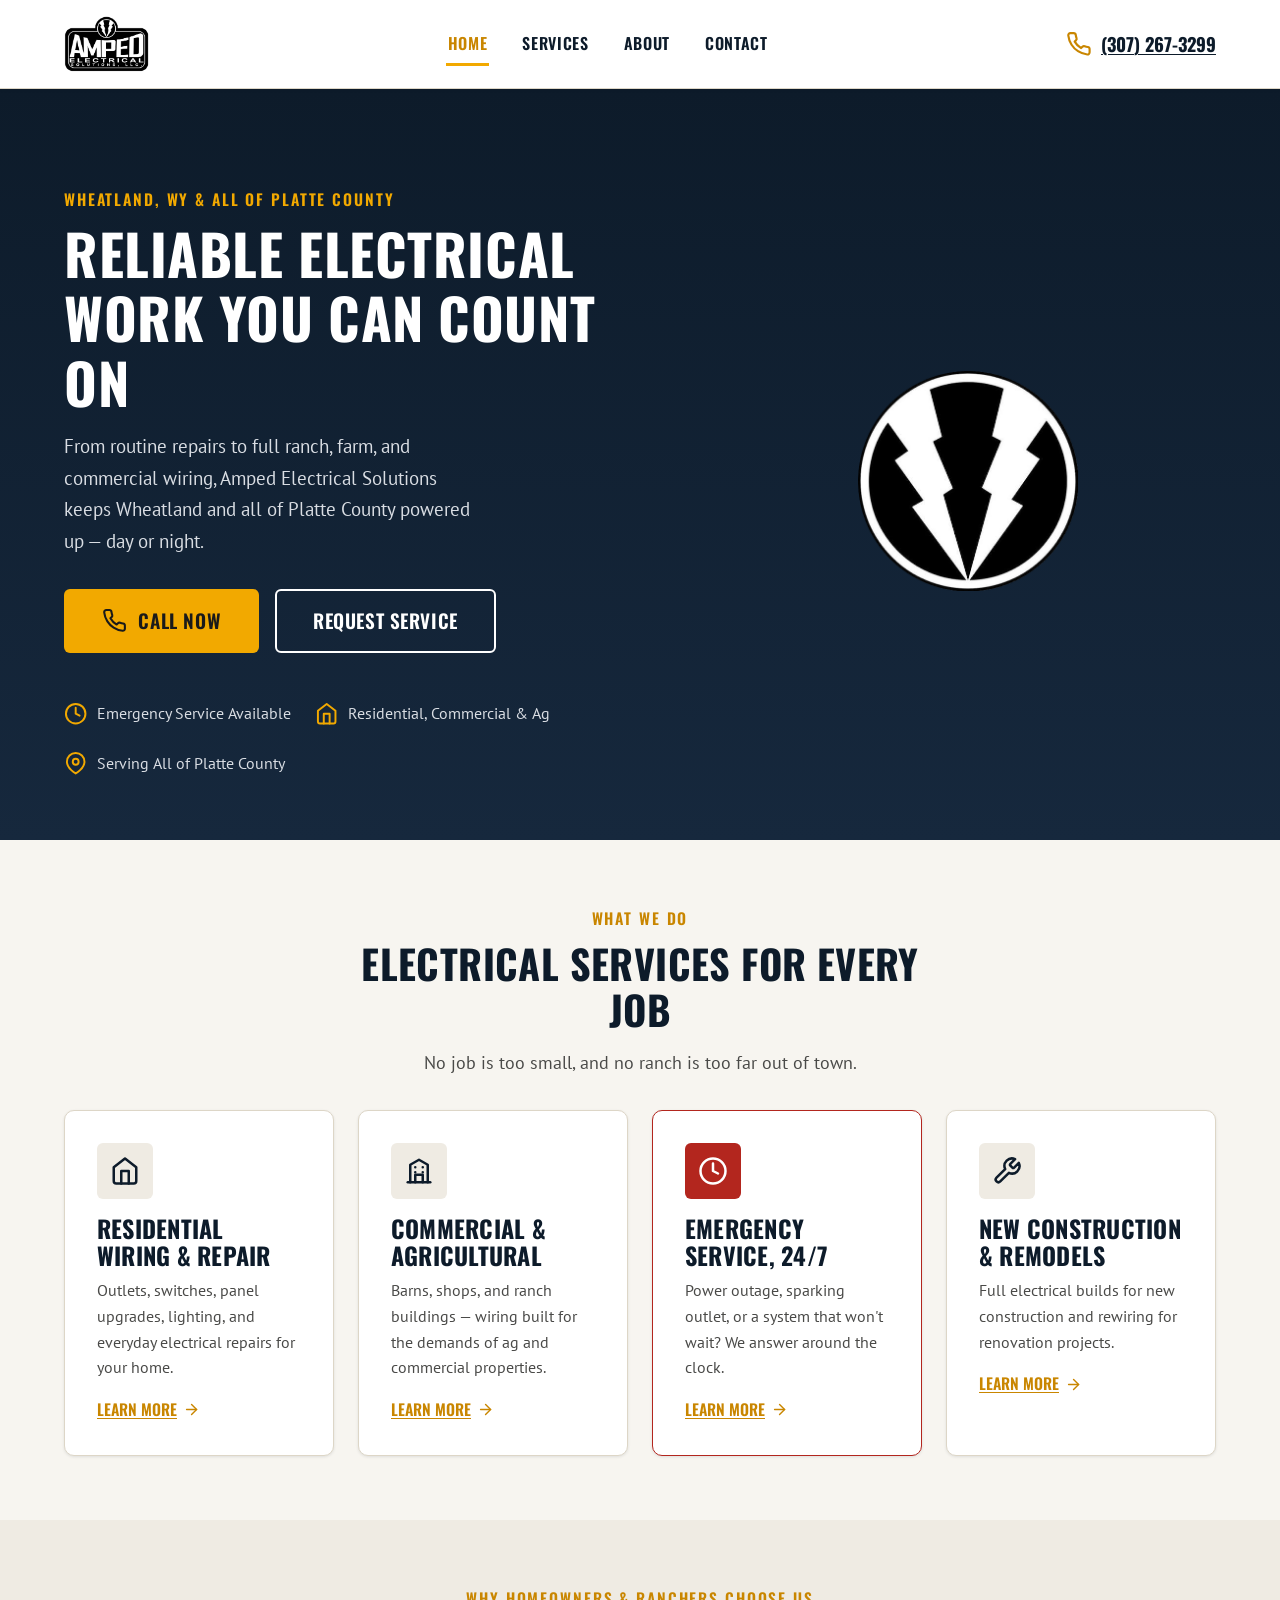
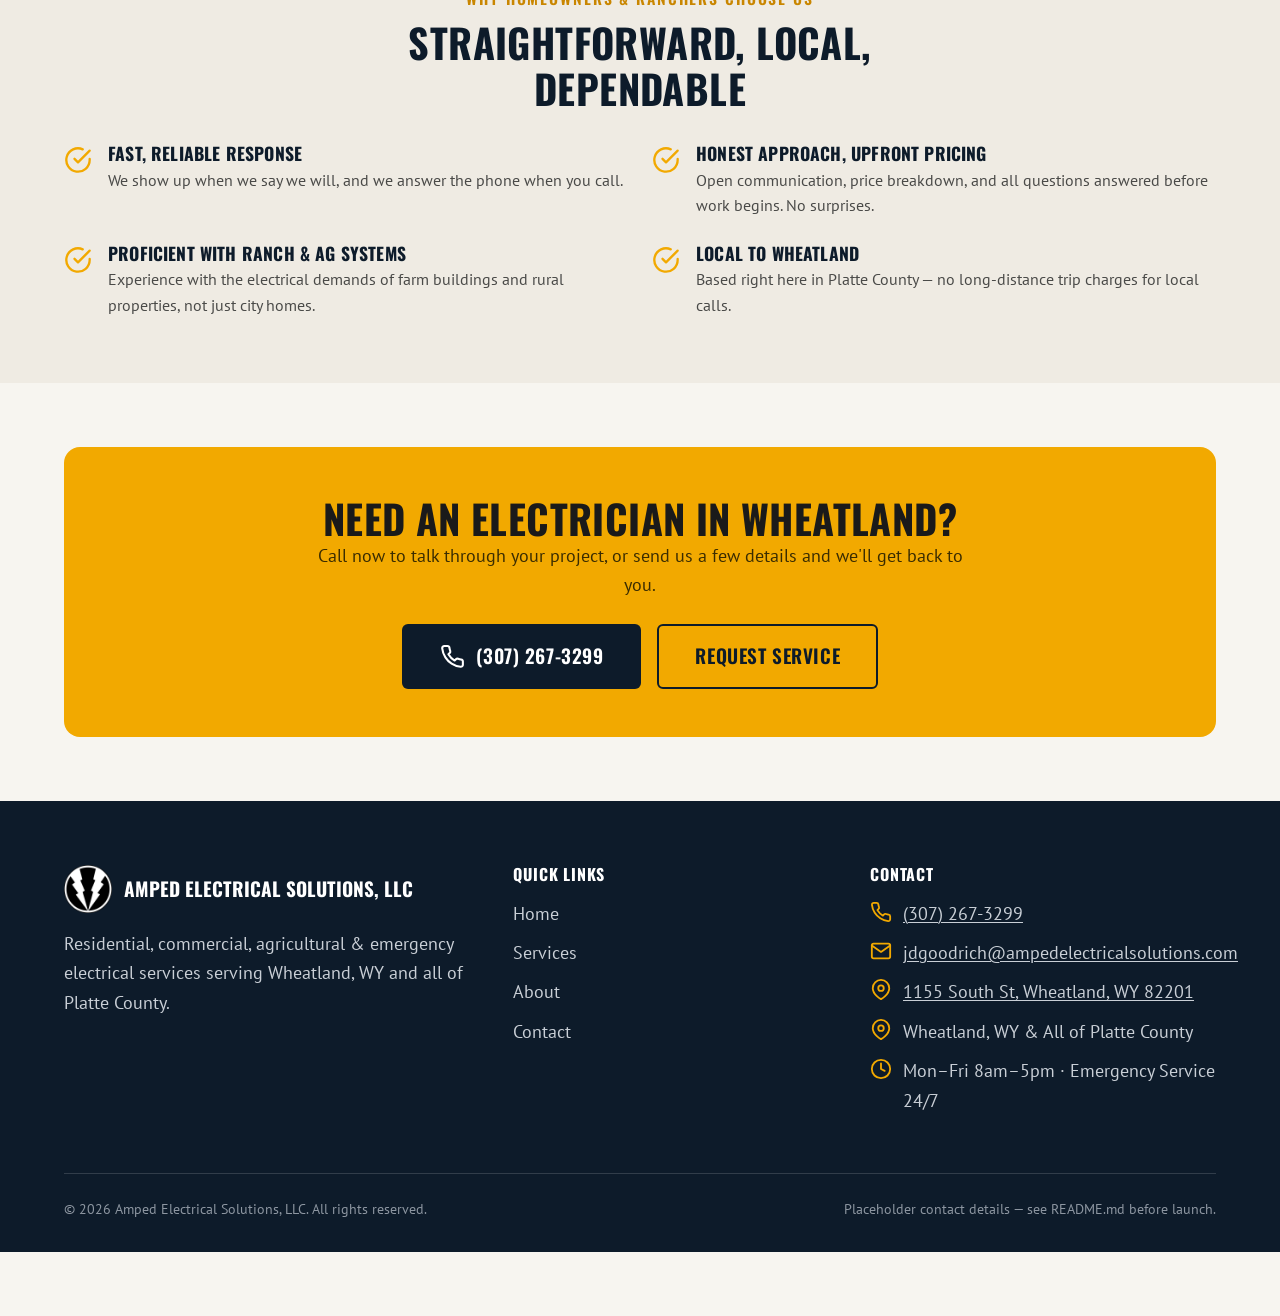
<file: index.html>
<!DOCTYPE html>
<html lang="en">
<head>
  <meta charset="UTF-8">
  <meta name="viewport" content="width=device-width, initial-scale=1">
  <title>Amped Electrical Solutions, LLC | Electrician in Wheatland, WY</title>
  <meta name="description" content="Amped Electrical Solutions, LLC provides residential, commercial, agricultural, and emergency electrical services in Wheatland, WY and all of Platte County.">
  <meta name="theme-color" content="#0D1B2A">
  <link rel="canonical" href="https://ampedelectricalsolutions.com/">
  <link rel="icon" type="image/png" href="assets/images/logo-icon.png">
  <link rel="apple-touch-icon" href="assets/images/logo-icon.png">
  <meta property="og:type" content="website">
  <meta property="og:url" content="https://ampedelectricalsolutions.com/">
  <meta property="og:title" content="Amped Electrical Solutions, LLC">
  <meta property="og:description" content="Residential, commercial, agricultural & emergency electrical services in Wheatland, WY and all of Platte County.">
  <meta property="og:image" content="https://ampedelectricalsolutions.com/assets/images/logo-main.png">
  <link rel="preconnect" href="https://fonts.googleapis.com">
  <link rel="preconnect" href="https://fonts.gstatic.com" crossorigin>
  <link href="https://fonts.googleapis.com/css2?family=Oswald:wght@500;600;700&family=PT+Sans:wght@400;700&display=swap" rel="stylesheet">
  <link rel="stylesheet" href="assets/css/styles.css">
</head>
<body>
  <a class="skip-link" href="#main">Skip to main content</a>

  <header class="site-header">
    <div class="container">
      <a href="index.html" class="logo-link" aria-label="Amped Electrical Solutions, LLC — Home">
        <img class="logo-img" src="assets/images/logo-main.png" alt="Amped Electrical Solutions, LLC"
             width="210" height="135"
             onerror="this.style.display='none'; this.nextElementSibling.style.display='flex';">
        <span class="logo-wordmark" style="display:none;">
          <span class="name">Amped Electrical</span>
          <span class="tagline">Solutions, LLC</span>
        </span>
      </a>

      <button class="nav-toggle" aria-expanded="false" aria-controls="main-nav">
        <svg viewBox="0 0 24 24" fill="none" stroke="currentColor" stroke-width="2" stroke-linecap="round" aria-hidden="true"><line x1="3" y1="6" x2="21" y2="6"/><line x1="3" y1="12" x2="21" y2="12"/><line x1="3" y1="18" x2="21" y2="18"/></svg>
        Menu
      </button>

      <nav class="main-nav" id="main-nav" aria-label="Primary">
        <ul>
          <li><a href="index.html" aria-current="page">Home</a></li>
          <li><a href="services.html">Services</a></li>
          <li><a href="about.html">About</a></li>
          <li><a href="contact.html">Contact</a></li>
        </ul>
      </nav>

      <div class="header-actions">
        <a class="header-phone" href="tel:+13072673299">
          <svg viewBox="0 0 24 24" fill="none" stroke="currentColor" stroke-width="2" stroke-linecap="round" stroke-linejoin="round" aria-hidden="true"><path d="M22 16.92v3a2 2 0 0 1-2.18 2 19.79 19.79 0 0 1-8.63-3.07 19.5 19.5 0 0 1-6-6 19.79 19.79 0 0 1-3.07-8.67A2 2 0 0 1 4.11 2h3a2 2 0 0 1 2 1.72c.127.96.361 1.903.7 2.81a2 2 0 0 1-.45 2.11L8.09 9.91a16 16 0 0 0 6 6l1.27-1.27a2 2 0 0 1 2.11-.45c.907.339 1.85.573 2.81.7A2 2 0 0 1 22 16.92z"/></svg>
          <span class="phone-text">(307) 267-3299</span>
        </a>
      </div>
    </div>
  </header>

  <main id="main">

    <section class="hero">
      <div class="container">
        <div>
          <span class="eyebrow">Wheatland, WY &amp; All of Platte County</span>
          <h1>Reliable Electrical Work You Can Count On</h1>
          <p class="hero-lede">From routine repairs to full ranch, farm, and commercial wiring, Amped Electrical Solutions keeps Wheatland and all of Platte County powered up — day or night.</p>
          <div class="hero-actions">
            <a class="btn btn-primary btn-lg" href="tel:+13072673299">
              <svg viewBox="0 0 24 24" fill="none" stroke="currentColor" stroke-width="2" stroke-linecap="round" stroke-linejoin="round" aria-hidden="true"><path d="M22 16.92v3a2 2 0 0 1-2.18 2 19.79 19.79 0 0 1-8.63-3.07 19.5 19.5 0 0 1-6-6 19.79 19.79 0 0 1-3.07-8.67A2 2 0 0 1 4.11 2h3a2 2 0 0 1 2 1.72c.127.96.361 1.903.7 2.81a2 2 0 0 1-.45 2.11L8.09 9.91a16 16 0 0 0 6 6l1.27-1.27a2 2 0 0 1 2.11-.45c.907.339 1.85.573 2.81.7A2 2 0 0 1 22 16.92z"/></svg>
              Call Now
            </a>
            <a class="btn btn-outline on-dark btn-lg" href="contact.html#contact-form">Request Service</a>
          </div>
          <div class="hero-badges">
            <div class="hero-badge">
              <svg viewBox="0 0 24 24" fill="none" stroke="currentColor" stroke-width="2" stroke-linecap="round" stroke-linejoin="round" aria-hidden="true"><circle cx="12" cy="12" r="10"/><polyline points="12 6 12 12 16 14"/></svg>
              Emergency Service Available
            </div>
            <div class="hero-badge">
              <svg viewBox="0 0 24 24" fill="none" stroke="currentColor" stroke-width="2" stroke-linecap="round" stroke-linejoin="round" aria-hidden="true"><path d="M3 9l9-7 9 7v11a2 2 0 0 1-2 2H5a2 2 0 0 1-2-2z"/><polyline points="9 22 9 12 15 12 15 22"/></svg>
              Residential, Commercial &amp; Ag
            </div>
            <div class="hero-badge">
              <svg viewBox="0 0 24 24" fill="none" stroke="currentColor" stroke-width="2" stroke-linecap="round" stroke-linejoin="round" aria-hidden="true"><path d="M21 10c0 7-9 12-9 12s-9-5-9-12a9 9 0 0 1 18 0z"/><circle cx="12" cy="10" r="3"/></svg>
              Serving All of Platte County
            </div>
          </div>
        </div>

        <div class="hero-art">
          <img src="assets/images/logo-icon.png" alt="Amped Electrical Solutions lightning bolt mark"
               width="220" height="220"
               onerror="this.style.display='none'; this.nextElementSibling.style.display='block';">
          <svg class="hero-art-fallback" viewBox="0 0 24 24" fill="none" stroke="var(--color-amber)" stroke-width="1.5" stroke-linecap="round" stroke-linejoin="round" aria-hidden="true" style="display:none; width:180px; height:180px;">
            <path d="M13 2 3 14h7l-1 8 10-12h-7l1-8z"/>
          </svg>
        </div>
      </div>
    </section>

    <section>
      <div class="container">
        <div class="section-head center">
          <span class="eyebrow">What We Do</span>
          <h2>Electrical Services for Every Job</h2>
          <p>No job is too small, and no ranch is too far out of town.</p>
        </div>

        <div class="grid grid-4">
          <div class="card">
            <div class="card-icon">
              <svg viewBox="0 0 24 24" fill="none" stroke="currentColor" stroke-width="2" stroke-linecap="round" stroke-linejoin="round" aria-hidden="true"><path d="M3 9l9-7 9 7v11a2 2 0 0 1-2 2H5a2 2 0 0 1-2-2z"/><polyline points="9 22 9 12 15 12 15 22"/></svg>
            </div>
            <h3>Residential Wiring &amp; Repair</h3>
            <p>Outlets, switches, panel upgrades, lighting, and everyday electrical repairs for your home.</p>
            <a class="card-link-row" href="services.html#residential">Learn more
              <svg viewBox="0 0 24 24" fill="none" stroke="currentColor" stroke-width="2" stroke-linecap="round" stroke-linejoin="round" aria-hidden="true"><line x1="5" y1="12" x2="19" y2="12"/><polyline points="12 5 19 12 12 19"/></svg>
            </a>
          </div>

          <div class="card">
            <div class="card-icon">
              <svg viewBox="0 0 24 24" fill="none" stroke="currentColor" stroke-width="2" stroke-linecap="round" stroke-linejoin="round" aria-hidden="true"><path d="M3 21h18"/><path d="M5 21V7l7-4 7 4v14"/><path d="M9 21v-6h6v6"/><path d="M9 9h.01M15 9h.01M9 13h.01M15 13h.01"/></svg>
            </div>
            <h3>Commercial &amp; Agricultural</h3>
            <p>Barns, shops, and ranch buildings — wiring built for the demands of ag and commercial properties.</p>
            <a class="card-link-row" href="services.html#commercial">Learn more
              <svg viewBox="0 0 24 24" fill="none" stroke="currentColor" stroke-width="2" stroke-linecap="round" stroke-linejoin="round" aria-hidden="true"><line x1="5" y1="12" x2="19" y2="12"/><polyline points="12 5 19 12 12 19"/></svg>
            </a>
          </div>

          <div class="card is-emergency">
            <div class="card-icon">
              <svg viewBox="0 0 24 24" fill="none" stroke="currentColor" stroke-width="2" stroke-linecap="round" stroke-linejoin="round" aria-hidden="true"><circle cx="12" cy="12" r="10"/><polyline points="12 6 12 12 16 14"/></svg>
            </div>
            <h3>Emergency Service, 24/7</h3>
            <p>Power outage, sparking outlet, or a system that won't wait? We answer around the clock.</p>
            <a class="card-link-row" href="services.html#emergency">Learn more
              <svg viewBox="0 0 24 24" fill="none" stroke="currentColor" stroke-width="2" stroke-linecap="round" stroke-linejoin="round" aria-hidden="true"><line x1="5" y1="12" x2="19" y2="12"/><polyline points="12 5 19 12 12 19"/></svg>
            </a>
          </div>

          <div class="card">
            <div class="card-icon">
              <svg viewBox="0 0 24 24" fill="none" stroke="currentColor" stroke-width="2" stroke-linecap="round" stroke-linejoin="round" aria-hidden="true"><path d="M14.7 6.3a1 1 0 0 0 0 1.4l1.6 1.6a1 1 0 0 0 1.4 0l3.77-3.77a6 6 0 0 1-7.94 7.94l-6.91 6.91a2.12 2.12 0 0 1-3-3l6.91-6.91a6 6 0 0 1 7.94-7.94l-3.76 3.76z"/></svg>
            </div>
            <h3>New Construction &amp; Remodels</h3>
            <p>Full electrical builds for new construction and rewiring for renovation projects.</p>
            <a class="card-link-row" href="services.html#construction">Learn more
              <svg viewBox="0 0 24 24" fill="none" stroke="currentColor" stroke-width="2" stroke-linecap="round" stroke-linejoin="round" aria-hidden="true"><line x1="5" y1="12" x2="19" y2="12"/><polyline points="12 5 19 12 12 19"/></svg>
            </a>
          </div>
        </div>
      </div>
    </section>

    <section class="section-alt">
      <div class="container">
        <div class="section-head center">
          <span class="eyebrow">Why Homeowners &amp; Ranchers Choose Us</span>
          <h2>Straightforward, Local, Dependable</h2>
        </div>

        <div class="grid grid-2">
          <div class="reason">
            <svg viewBox="0 0 24 24" fill="none" stroke="currentColor" stroke-width="2" stroke-linecap="round" stroke-linejoin="round" aria-hidden="true"><path d="M22 11.08V12a10 10 0 1 1-5.93-9.14"/><polyline points="22 4 12 14.01 9 11.01"/></svg>
            <div>
              <h3>Fast, Reliable Response</h3>
              <p>We show up when we say we will, and we answer the phone when you call.</p>
            </div>
          </div>
          <div class="reason">
            <svg viewBox="0 0 24 24" fill="none" stroke="currentColor" stroke-width="2" stroke-linecap="round" stroke-linejoin="round" aria-hidden="true"><path d="M22 11.08V12a10 10 0 1 1-5.93-9.14"/><polyline points="22 4 12 14.01 9 11.01"/></svg>
            <div>
              <h3>Honest Approach, Upfront Pricing</h3>
              <p>Open communication, price breakdown, and all questions answered before work begins. No surprises.</p>
            </div>
          </div>
          <div class="reason">
            <svg viewBox="0 0 24 24" fill="none" stroke="currentColor" stroke-width="2" stroke-linecap="round" stroke-linejoin="round" aria-hidden="true"><path d="M22 11.08V12a10 10 0 1 1-5.93-9.14"/><polyline points="22 4 12 14.01 9 11.01"/></svg>
            <div>
              <h3>Proficient with Ranch &amp; Ag Systems</h3>
              <p>Experience with the electrical demands of farm buildings and rural properties, not just city homes.</p>
            </div>
          </div>
          <div class="reason">
            <svg viewBox="0 0 24 24" fill="none" stroke="currentColor" stroke-width="2" stroke-linecap="round" stroke-linejoin="round" aria-hidden="true"><path d="M22 11.08V12a10 10 0 1 1-5.93-9.14"/><polyline points="22 4 12 14.01 9 11.01"/></svg>
            <div>
              <h3>Local to Wheatland</h3>
              <p>Based right here in Platte County — no long-distance trip charges for local calls.</p>
            </div>
          </div>
        </div>
      </div>
    </section>

    <section>
      <div class="container">
        <div class="cta-banner">
          <h2>Need an Electrician in Wheatland?</h2>
          <p>Call now to talk through your project, or send us a few details and we'll get back to you.</p>
          <div class="hero-actions">
            <a class="btn btn-navy btn-lg" href="tel:+13072673299">
              <svg viewBox="0 0 24 24" fill="none" stroke="currentColor" stroke-width="2" stroke-linecap="round" stroke-linejoin="round" aria-hidden="true"><path d="M22 16.92v3a2 2 0 0 1-2.18 2 19.79 19.79 0 0 1-8.63-3.07 19.5 19.5 0 0 1-6-6 19.79 19.79 0 0 1-3.07-8.67A2 2 0 0 1 4.11 2h3a2 2 0 0 1 2 1.72c.127.96.361 1.903.7 2.81a2 2 0 0 1-.45 2.11L8.09 9.91a16 16 0 0 0 6 6l1.27-1.27a2 2 0 0 1 2.11-.45c.907.339 1.85.573 2.81.7A2 2 0 0 1 22 16.92z"/></svg>
              (307) 267-3299
            </a>
            <a class="btn btn-outline btn-lg" href="contact.html#contact-form">Request Service</a>
          </div>
        </div>
      </div>
    </section>

  </main>

  <footer class="site-footer">
    <div class="container">
      <div class="footer-grid">
        <div>
          <div class="footer-brand">
            <img src="assets/images/logo-icon.png" alt="" width="48" height="48" onerror="this.style.display='none';">
            <span class="name">Amped Electrical Solutions, LLC</span>
          </div>
          <p>Residential, commercial, agricultural &amp; emergency electrical services serving Wheatland, WY and all of Platte County.</p>
        </div>

        <div>
          <h4>Quick Links</h4>
          <nav class="footer-links" aria-label="Footer">
            <a href="index.html">Home</a>
            <a href="services.html">Services</a>
            <a href="about.html">About</a>
            <a href="contact.html">Contact</a>
          </nav>
        </div>

        <div>
          <h4>Contact</h4>
          <div class="footer-contact-item">
            <svg viewBox="0 0 24 24" fill="none" stroke="currentColor" stroke-width="2" stroke-linecap="round" stroke-linejoin="round" aria-hidden="true"><path d="M22 16.92v3a2 2 0 0 1-2.18 2 19.79 19.79 0 0 1-8.63-3.07 19.5 19.5 0 0 1-6-6 19.79 19.79 0 0 1-3.07-8.67A2 2 0 0 1 4.11 2h3a2 2 0 0 1 2 1.72c.127.96.361 1.903.7 2.81a2 2 0 0 1-.45 2.11L8.09 9.91a16 16 0 0 0 6 6l1.27-1.27a2 2 0 0 1 2.11-.45c.907.339 1.85.573 2.81.7A2 2 0 0 1 22 16.92z"/></svg>
            <a href="tel:+13072673299">(307) 267-3299</a>
          </div>
          <div class="footer-contact-item">
            <svg viewBox="0 0 24 24" fill="none" stroke="currentColor" stroke-width="2" stroke-linecap="round" stroke-linejoin="round" aria-hidden="true"><path d="M4 4h16v16H4z" opacity="0"/><path d="M22 6l-10 7L2 6"/><rect x="2" y="4" width="20" height="16" rx="2"/></svg>
            <a href="mailto:jdgoodrich@ampedelectricalsolutions.com">jdgoodrich@ampedelectricalsolutions.com</a>
          </div>
          <div class="footer-contact-item">
            <svg viewBox="0 0 24 24" fill="none" stroke="currentColor" stroke-width="2" stroke-linecap="round" stroke-linejoin="round" aria-hidden="true"><path d="M21 10c0 7-9 12-9 12s-9-5-9-12a9 9 0 0 1 18 0z"/><circle cx="12" cy="10" r="3"/></svg>
            <a href="https://www.google.com/maps/search/?api=1&query=1155+South+St%2C+Wheatland%2C+WY+82201" target="_blank" rel="noopener">1155 South St, Wheatland, WY 82201</a>
          </div>
          <div class="footer-contact-item">
            <svg viewBox="0 0 24 24" fill="none" stroke="currentColor" stroke-width="2" stroke-linecap="round" stroke-linejoin="round" aria-hidden="true"><path d="M21 10c0 7-9 12-9 12s-9-5-9-12a9 9 0 0 1 18 0z"/><circle cx="12" cy="10" r="3"/></svg>
            <span>Wheatland, WY &amp; All of Platte County</span>
          </div>
          <div class="footer-contact-item">
            <svg viewBox="0 0 24 24" fill="none" stroke="currentColor" stroke-width="2" stroke-linecap="round" stroke-linejoin="round" aria-hidden="true"><circle cx="12" cy="12" r="10"/><polyline points="12 6 12 12 16 14"/></svg>
            <span>Mon–Fri 8am–5pm · Emergency Service 24/7</span>
          </div>
        </div>
      </div>

      <div class="footer-bottom">
        <span>&copy; <span data-current-year>2026</span> Amped Electrical Solutions, LLC. All rights reserved.</span>
        <span>Placeholder contact details — see README.md before launch.</span>
      </div>
    </div>
  </footer>

  <div class="call-bar">
    <a href="tel:+13072673299">
      <svg viewBox="0 0 24 24" fill="none" stroke="currentColor" stroke-width="2" stroke-linecap="round" stroke-linejoin="round" aria-hidden="true"><path d="M22 16.92v3a2 2 0 0 1-2.18 2 19.79 19.79 0 0 1-8.63-3.07 19.5 19.5 0 0 1-6-6 19.79 19.79 0 0 1-3.07-8.67A2 2 0 0 1 4.11 2h3a2 2 0 0 1 2 1.72c.127.96.361 1.903.7 2.81a2 2 0 0 1-.45 2.11L8.09 9.91a16 16 0 0 0 6 6l1.27-1.27a2 2 0 0 1 2.11-.45c.907.339 1.85.573 2.81.7A2 2 0 0 1 22 16.92z"/></svg>
      Call Now: (307) 267-3299
    </a>
  </div>

  <script src="assets/js/script.js"></script>
</body>
</html>
</file>
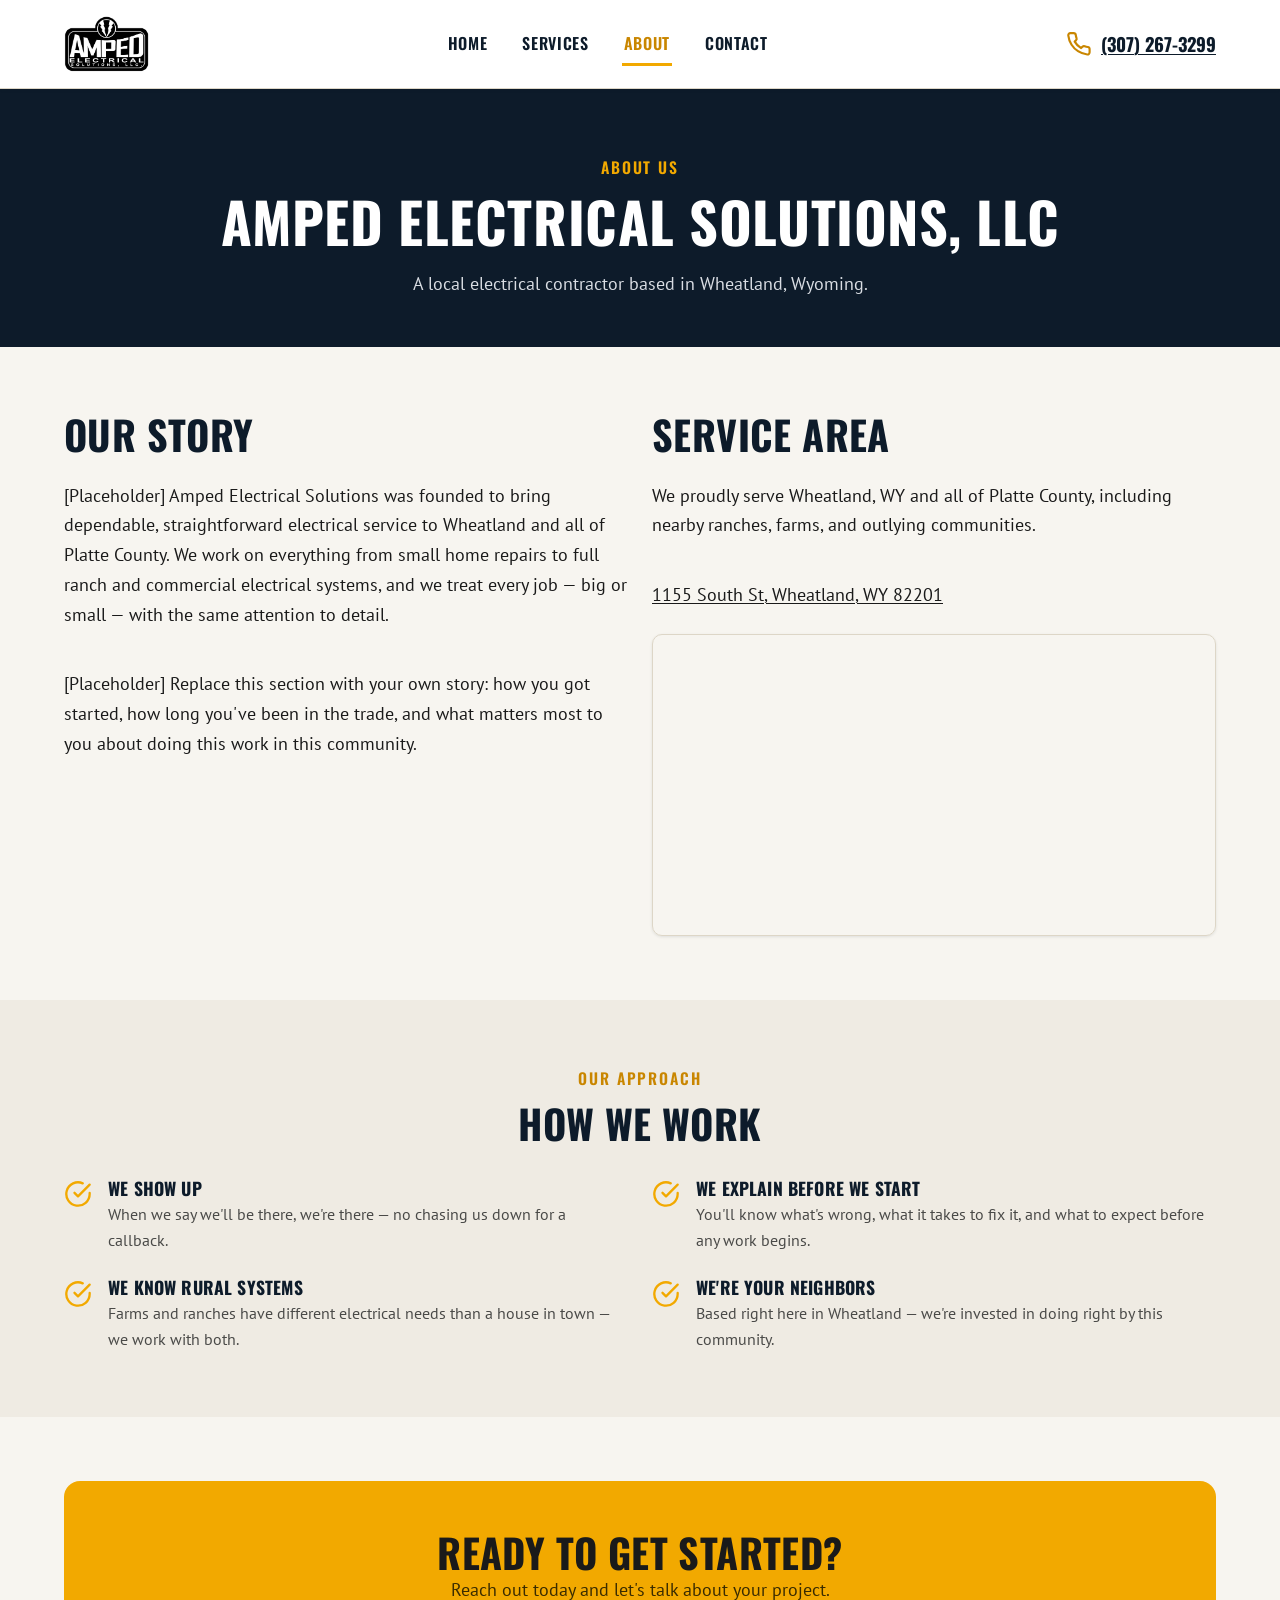
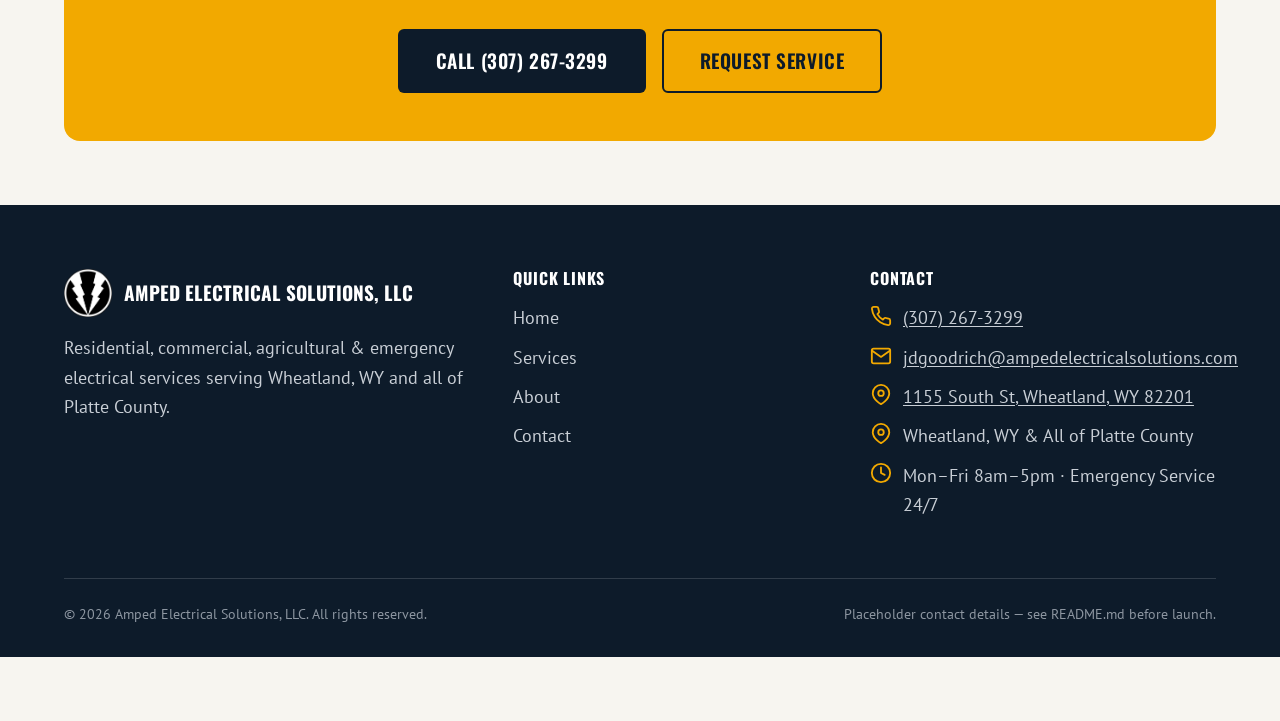
<file: about.html>
<!DOCTYPE html>
<html lang="en">
<head>
  <meta charset="UTF-8">
  <meta name="viewport" content="width=device-width, initial-scale=1">
  <title>About Us | Amped Electrical Solutions, LLC</title>
  <meta name="description" content="Amped Electrical Solutions, LLC is a local electrical contractor serving Wheatland, WY and all of Platte County.">
  <meta name="theme-color" content="#0D1B2A">
  <link rel="canonical" href="https://ampedelectricalsolutions.com/about.html">
  <link rel="icon" type="image/png" href="assets/images/logo-icon.png">
  <link rel="apple-touch-icon" href="assets/images/logo-icon.png">
  <meta property="og:type" content="website">
  <meta property="og:url" content="https://ampedelectricalsolutions.com/about.html">
  <meta property="og:title" content="About Us | Amped Electrical Solutions, LLC">
  <meta property="og:description" content="Amped Electrical Solutions, LLC is a local electrical contractor serving Wheatland, WY and all of Platte County.">
  <meta property="og:image" content="https://ampedelectricalsolutions.com/assets/images/logo-main.png">
  <link rel="preconnect" href="https://fonts.googleapis.com">
  <link rel="preconnect" href="https://fonts.gstatic.com" crossorigin>
  <link href="https://fonts.googleapis.com/css2?family=Oswald:wght@500;600;700&family=PT+Sans:wght@400;700&display=swap" rel="stylesheet">
  <link rel="stylesheet" href="assets/css/styles.css">
</head>
<body>
  <a class="skip-link" href="#main">Skip to main content</a>

  <header class="site-header">
    <div class="container">
      <a href="index.html" class="logo-link" aria-label="Amped Electrical Solutions, LLC — Home">
        <img class="logo-img" src="assets/images/logo-main.png" alt="Amped Electrical Solutions, LLC"
             width="210" height="135"
             onerror="this.style.display='none'; this.nextElementSibling.style.display='flex';">
        <span class="logo-wordmark" style="display:none;">
          <span class="name">Amped Electrical</span>
          <span class="tagline">Solutions, LLC</span>
        </span>
      </a>

      <button class="nav-toggle" aria-expanded="false" aria-controls="main-nav">
        <svg viewBox="0 0 24 24" fill="none" stroke="currentColor" stroke-width="2" stroke-linecap="round" aria-hidden="true"><line x1="3" y1="6" x2="21" y2="6"/><line x1="3" y1="12" x2="21" y2="12"/><line x1="3" y1="18" x2="21" y2="18"/></svg>
        Menu
      </button>

      <nav class="main-nav" id="main-nav" aria-label="Primary">
        <ul>
          <li><a href="index.html">Home</a></li>
          <li><a href="services.html">Services</a></li>
          <li><a href="about.html" aria-current="page">About</a></li>
          <li><a href="contact.html">Contact</a></li>
        </ul>
      </nav>

      <div class="header-actions">
        <a class="header-phone" href="tel:+13072673299">
          <svg viewBox="0 0 24 24" fill="none" stroke="currentColor" stroke-width="2" stroke-linecap="round" stroke-linejoin="round" aria-hidden="true"><path d="M22 16.92v3a2 2 0 0 1-2.18 2 19.79 19.79 0 0 1-8.63-3.07 19.5 19.5 0 0 1-6-6 19.79 19.79 0 0 1-3.07-8.67A2 2 0 0 1 4.11 2h3a2 2 0 0 1 2 1.72c.127.96.361 1.903.7 2.81a2 2 0 0 1-.45 2.11L8.09 9.91a16 16 0 0 0 6 6l1.27-1.27a2 2 0 0 1 2.11-.45c.907.339 1.85.573 2.81.7A2 2 0 0 1 22 16.92z"/></svg>
          <span class="phone-text">(307) 267-3299</span>
        </a>
      </div>
    </div>
  </header>

  <main id="main">

    <section class="page-hero">
      <div class="container">
        <span class="eyebrow">About Us</span>
        <h1>Amped Electrical Solutions, LLC</h1>
        <p>A local electrical contractor based in Wheatland, Wyoming.</p>
      </div>
    </section>

    <section>
      <div class="container">
        <div class="grid grid-2" style="align-items:flex-start;">
          <div class="stack">
            <h2>Our Story</h2>
            <p>[Placeholder] Amped Electrical Solutions was founded to bring dependable, straightforward electrical service to Wheatland and all of Platte County. We work on everything from small home repairs to full ranch and commercial electrical systems, and we treat every job — big or small — with the same attention to detail.</p>
            <p>[Placeholder] Replace this section with your own story: how you got started, how long you've been in the trade, and what matters most to you about doing this work in this community.</p>
          </div>

          <div class="stack">
            <h2>Service Area</h2>
            <p>We proudly serve Wheatland, WY and all of Platte County, including nearby ranches, farms, and outlying communities.</p>
            <p>
              <a href="https://www.google.com/maps/search/?api=1&query=1155+South+St%2C+Wheatland%2C+WY+82201" target="_blank" rel="noopener">1155 South St, Wheatland, WY 82201</a>
            </p>
            <div class="map-embed">
              <iframe title="Map showing Amped Electrical Solutions, LLC at 1155 South St, Wheatland, WY 82201"
                      src="https://www.google.com/maps?q=1155+South+St,+Wheatland,+WY+82201&output=embed"
                      loading="lazy" referrerpolicy="no-referrer-when-downgrade"></iframe>
            </div>
          </div>
        </div>
      </div>
    </section>

    <section class="section-alt">
      <div class="container">
        <div class="section-head center">
          <span class="eyebrow">Our Approach</span>
          <h2>How We Work</h2>
        </div>
        <div class="grid grid-2">
          <div class="reason">
            <svg viewBox="0 0 24 24" fill="none" stroke="currentColor" stroke-width="2" stroke-linecap="round" stroke-linejoin="round" aria-hidden="true"><path d="M22 11.08V12a10 10 0 1 1-5.93-9.14"/><polyline points="22 4 12 14.01 9 11.01"/></svg>
            <div>
              <h3>We Show Up</h3>
              <p>When we say we'll be there, we're there — no chasing us down for a callback.</p>
            </div>
          </div>
          <div class="reason">
            <svg viewBox="0 0 24 24" fill="none" stroke="currentColor" stroke-width="2" stroke-linecap="round" stroke-linejoin="round" aria-hidden="true"><path d="M22 11.08V12a10 10 0 1 1-5.93-9.14"/><polyline points="22 4 12 14.01 9 11.01"/></svg>
            <div>
              <h3>We Explain Before We Start</h3>
              <p>You'll know what's wrong, what it takes to fix it, and what to expect before any work begins.</p>
            </div>
          </div>
          <div class="reason">
            <svg viewBox="0 0 24 24" fill="none" stroke="currentColor" stroke-width="2" stroke-linecap="round" stroke-linejoin="round" aria-hidden="true"><path d="M22 11.08V12a10 10 0 1 1-5.93-9.14"/><polyline points="22 4 12 14.01 9 11.01"/></svg>
            <div>
              <h3>We Know Rural Systems</h3>
              <p>Farms and ranches have different electrical needs than a house in town — we work with both.</p>
            </div>
          </div>
          <div class="reason">
            <svg viewBox="0 0 24 24" fill="none" stroke="currentColor" stroke-width="2" stroke-linecap="round" stroke-linejoin="round" aria-hidden="true"><path d="M22 11.08V12a10 10 0 1 1-5.93-9.14"/><polyline points="22 4 12 14.01 9 11.01"/></svg>
            <div>
              <h3>We're Your Neighbors</h3>
              <p>Based right here in Wheatland — we're invested in doing right by this community.</p>
            </div>
          </div>
        </div>
      </div>
    </section>

    <section>
      <div class="container">
        <div class="cta-banner">
          <h2>Ready to Get Started?</h2>
          <p>Reach out today and let's talk about your project.</p>
          <div class="hero-actions">
            <a class="btn btn-navy btn-lg" href="tel:+13072673299">Call (307) 267-3299</a>
            <a class="btn btn-outline btn-lg" href="contact.html#contact-form">Request Service</a>
          </div>
        </div>
      </div>
    </section>

  </main>

  <footer class="site-footer">
    <div class="container">
      <div class="footer-grid">
        <div>
          <div class="footer-brand">
            <img src="assets/images/logo-icon.png" alt="" width="48" height="48" onerror="this.style.display='none';">
            <span class="name">Amped Electrical Solutions, LLC</span>
          </div>
          <p>Residential, commercial, agricultural &amp; emergency electrical services serving Wheatland, WY and all of Platte County.</p>
        </div>

        <div>
          <h4>Quick Links</h4>
          <nav class="footer-links" aria-label="Footer">
            <a href="index.html">Home</a>
            <a href="services.html">Services</a>
            <a href="about.html">About</a>
            <a href="contact.html">Contact</a>
          </nav>
        </div>

        <div>
          <h4>Contact</h4>
          <div class="footer-contact-item">
            <svg viewBox="0 0 24 24" fill="none" stroke="currentColor" stroke-width="2" stroke-linecap="round" stroke-linejoin="round" aria-hidden="true"><path d="M22 16.92v3a2 2 0 0 1-2.18 2 19.79 19.79 0 0 1-8.63-3.07 19.5 19.5 0 0 1-6-6 19.79 19.79 0 0 1-3.07-8.67A2 2 0 0 1 4.11 2h3a2 2 0 0 1 2 1.72c.127.96.361 1.903.7 2.81a2 2 0 0 1-.45 2.11L8.09 9.91a16 16 0 0 0 6 6l1.27-1.27a2 2 0 0 1 2.11-.45c.907.339 1.85.573 2.81.7A2 2 0 0 1 22 16.92z"/></svg>
            <a href="tel:+13072673299">(307) 267-3299</a>
          </div>
          <div class="footer-contact-item">
            <svg viewBox="0 0 24 24" fill="none" stroke="currentColor" stroke-width="2" stroke-linecap="round" stroke-linejoin="round" aria-hidden="true"><rect x="2" y="4" width="20" height="16" rx="2"/><path d="M22 6l-10 7L2 6"/></svg>
            <a href="mailto:jdgoodrich@ampedelectricalsolutions.com">jdgoodrich@ampedelectricalsolutions.com</a>
          </div>
          <div class="footer-contact-item">
            <svg viewBox="0 0 24 24" fill="none" stroke="currentColor" stroke-width="2" stroke-linecap="round" stroke-linejoin="round" aria-hidden="true"><path d="M21 10c0 7-9 12-9 12s-9-5-9-12a9 9 0 0 1 18 0z"/><circle cx="12" cy="10" r="3"/></svg>
            <a href="https://www.google.com/maps/search/?api=1&query=1155+South+St%2C+Wheatland%2C+WY+82201" target="_blank" rel="noopener">1155 South St, Wheatland, WY 82201</a>
          </div>
          <div class="footer-contact-item">
            <svg viewBox="0 0 24 24" fill="none" stroke="currentColor" stroke-width="2" stroke-linecap="round" stroke-linejoin="round" aria-hidden="true"><path d="M21 10c0 7-9 12-9 12s-9-5-9-12a9 9 0 0 1 18 0z"/><circle cx="12" cy="10" r="3"/></svg>
            <span>Wheatland, WY &amp; All of Platte County</span>
          </div>
          <div class="footer-contact-item">
            <svg viewBox="0 0 24 24" fill="none" stroke="currentColor" stroke-width="2" stroke-linecap="round" stroke-linejoin="round" aria-hidden="true"><circle cx="12" cy="12" r="10"/><polyline points="12 6 12 12 16 14"/></svg>
            <span>Mon–Fri 8am–5pm · Emergency Service 24/7</span>
          </div>
        </div>
      </div>

      <div class="footer-bottom">
        <span>&copy; <span data-current-year>2026</span> Amped Electrical Solutions, LLC. All rights reserved.</span>
        <span>Placeholder contact details — see README.md before launch.</span>
      </div>
    </div>
  </footer>

  <div class="call-bar">
    <a href="tel:+13072673299">
      <svg viewBox="0 0 24 24" fill="none" stroke="currentColor" stroke-width="2" stroke-linecap="round" stroke-linejoin="round" aria-hidden="true"><path d="M22 16.92v3a2 2 0 0 1-2.18 2 19.79 19.79 0 0 1-8.63-3.07 19.5 19.5 0 0 1-6-6 19.79 19.79 0 0 1-3.07-8.67A2 2 0 0 1 4.11 2h3a2 2 0 0 1 2 1.72c.127.96.361 1.903.7 2.81a2 2 0 0 1-.45 2.11L8.09 9.91a16 16 0 0 0 6 6l1.27-1.27a2 2 0 0 1 2.11-.45c.907.339 1.85.573 2.81.7A2 2 0 0 1 22 16.92z"/></svg>
      Call Now: (307) 267-3299
    </a>
  </div>

  <script src="assets/js/script.js"></script>
</body>
</html>
</file>
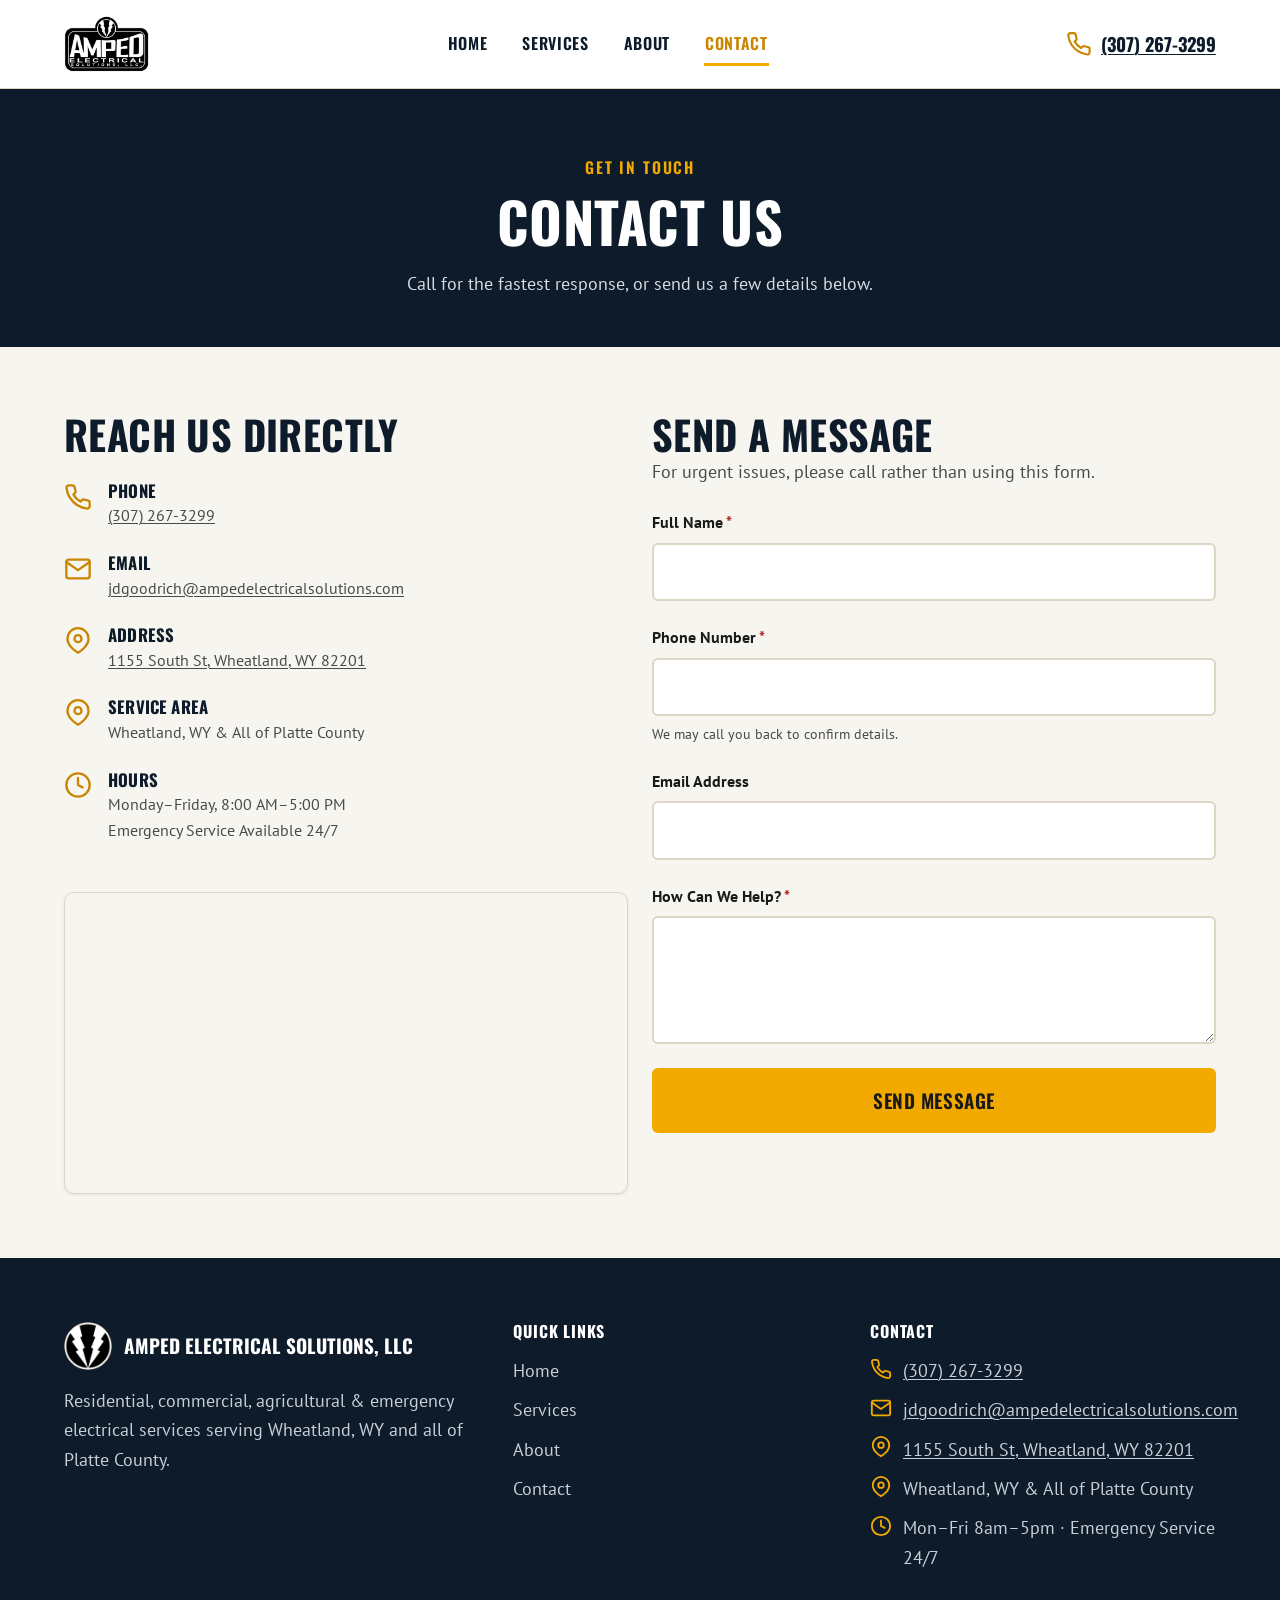
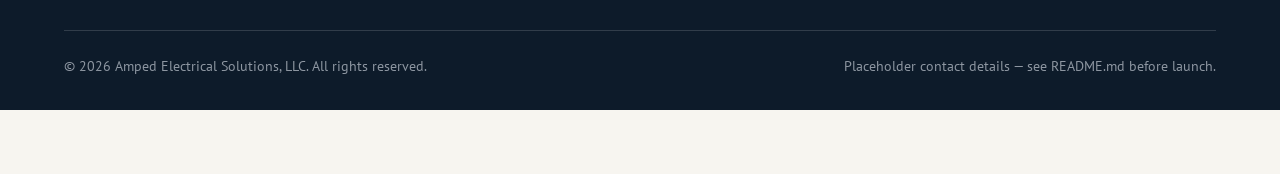
<file: contact.html>
<!DOCTYPE html>
<html lang="en">
<head>
  <meta charset="UTF-8">
  <meta name="viewport" content="width=device-width, initial-scale=1">
  <title>Contact Us | Amped Electrical Solutions, LLC</title>
  <meta name="description" content="Call or send a message to Amped Electrical Solutions, LLC — serving Wheatland, WY and all of Platte County.">
  <meta name="theme-color" content="#0D1B2A">
  <link rel="canonical" href="https://ampedelectricalsolutions.com/contact.html">
  <link rel="icon" type="image/png" href="assets/images/logo-icon.png">
  <link rel="apple-touch-icon" href="assets/images/logo-icon.png">
  <meta property="og:type" content="website">
  <meta property="og:url" content="https://ampedelectricalsolutions.com/contact.html">
  <meta property="og:title" content="Contact Us | Amped Electrical Solutions, LLC">
  <meta property="og:description" content="Call or send a message to Amped Electrical Solutions, LLC — serving Wheatland, WY and all of Platte County.">
  <meta property="og:image" content="https://ampedelectricalsolutions.com/assets/images/logo-main.png">
  <link rel="preconnect" href="https://fonts.googleapis.com">
  <link rel="preconnect" href="https://fonts.gstatic.com" crossorigin>
  <link href="https://fonts.googleapis.com/css2?family=Oswald:wght@500;600;700&family=PT+Sans:wght@400;700&display=swap" rel="stylesheet">
  <link rel="stylesheet" href="assets/css/styles.css">
</head>
<body>
  <a class="skip-link" href="#main">Skip to main content</a>

  <header class="site-header">
    <div class="container">
      <a href="index.html" class="logo-link" aria-label="Amped Electrical Solutions, LLC — Home">
        <img class="logo-img" src="assets/images/logo-main.png" alt="Amped Electrical Solutions, LLC"
             width="210" height="135"
             onerror="this.style.display='none'; this.nextElementSibling.style.display='flex';">
        <span class="logo-wordmark" style="display:none;">
          <span class="name">Amped Electrical</span>
          <span class="tagline">Solutions, LLC</span>
        </span>
      </a>

      <button class="nav-toggle" aria-expanded="false" aria-controls="main-nav">
        <svg viewBox="0 0 24 24" fill="none" stroke="currentColor" stroke-width="2" stroke-linecap="round" aria-hidden="true"><line x1="3" y1="6" x2="21" y2="6"/><line x1="3" y1="12" x2="21" y2="12"/><line x1="3" y1="18" x2="21" y2="18"/></svg>
        Menu
      </button>

      <nav class="main-nav" id="main-nav" aria-label="Primary">
        <ul>
          <li><a href="index.html">Home</a></li>
          <li><a href="services.html">Services</a></li>
          <li><a href="about.html">About</a></li>
          <li><a href="contact.html" aria-current="page">Contact</a></li>
        </ul>
      </nav>

      <div class="header-actions">
        <a class="header-phone" href="tel:+13072673299">
          <svg viewBox="0 0 24 24" fill="none" stroke="currentColor" stroke-width="2" stroke-linecap="round" stroke-linejoin="round" aria-hidden="true"><path d="M22 16.92v3a2 2 0 0 1-2.18 2 19.79 19.79 0 0 1-8.63-3.07 19.5 19.5 0 0 1-6-6 19.79 19.79 0 0 1-3.07-8.67A2 2 0 0 1 4.11 2h3a2 2 0 0 1 2 1.72c.127.96.361 1.903.7 2.81a2 2 0 0 1-.45 2.11L8.09 9.91a16 16 0 0 0 6 6l1.27-1.27a2 2 0 0 1 2.11-.45c.907.339 1.85.573 2.81.7A2 2 0 0 1 22 16.92z"/></svg>
          <span class="phone-text">(307) 267-3299</span>
        </a>
      </div>
    </div>
  </header>

  <main id="main">

    <section class="page-hero">
      <div class="container">
        <span class="eyebrow">Get In Touch</span>
        <h1>Contact Us</h1>
        <p>Call for the fastest response, or send us a few details below.</p>
      </div>
    </section>

    <section>
      <div class="container">
        <div class="grid grid-2" style="align-items:flex-start;">

          <div class="stack">
            <h2>Reach Us Directly</h2>
            <div class="info-list">
              <div class="info-item">
                <svg viewBox="0 0 24 24" fill="none" stroke="currentColor" stroke-width="2" stroke-linecap="round" stroke-linejoin="round" aria-hidden="true"><path d="M22 16.92v3a2 2 0 0 1-2.18 2 19.79 19.79 0 0 1-8.63-3.07 19.5 19.5 0 0 1-6-6 19.79 19.79 0 0 1-3.07-8.67A2 2 0 0 1 4.11 2h3a2 2 0 0 1 2 1.72c.127.96.361 1.903.7 2.81a2 2 0 0 1-.45 2.11L8.09 9.91a16 16 0 0 0 6 6l1.27-1.27a2 2 0 0 1 2.11-.45c.907.339 1.85.573 2.81.7A2 2 0 0 1 22 16.92z"/></svg>
                <div>
                  <h3>Phone</h3>
                  <p><a href="tel:+13072673299">(307) 267-3299</a></p>
                </div>
              </div>
              <div class="info-item">
                <svg viewBox="0 0 24 24" fill="none" stroke="currentColor" stroke-width="2" stroke-linecap="round" stroke-linejoin="round" aria-hidden="true"><rect x="2" y="4" width="20" height="16" rx="2"/><path d="M22 6l-10 7L2 6"/></svg>
                <div>
                  <h3>Email</h3>
                  <p><a href="mailto:jdgoodrich@ampedelectricalsolutions.com">jdgoodrich@ampedelectricalsolutions.com</a></p>
                </div>
              </div>
              <div class="info-item">
                <svg viewBox="0 0 24 24" fill="none" stroke="currentColor" stroke-width="2" stroke-linecap="round" stroke-linejoin="round" aria-hidden="true"><path d="M21 10c0 7-9 12-9 12s-9-5-9-12a9 9 0 0 1 18 0z"/><circle cx="12" cy="10" r="3"/></svg>
                <div>
                  <h3>Address</h3>
                  <p><a href="https://www.google.com/maps/search/?api=1&query=1155+South+St%2C+Wheatland%2C+WY+82201" target="_blank" rel="noopener">1155 South St, Wheatland, WY 82201</a></p>
                </div>
              </div>
              <div class="info-item">
                <svg viewBox="0 0 24 24" fill="none" stroke="currentColor" stroke-width="2" stroke-linecap="round" stroke-linejoin="round" aria-hidden="true"><path d="M21 10c0 7-9 12-9 12s-9-5-9-12a9 9 0 0 1 18 0z"/><circle cx="12" cy="10" r="3"/></svg>
                <div>
                  <h3>Service Area</h3>
                  <p>Wheatland, WY &amp; All of Platte County</p>
                </div>
              </div>
              <div class="info-item">
                <svg viewBox="0 0 24 24" fill="none" stroke="currentColor" stroke-width="2" stroke-linecap="round" stroke-linejoin="round" aria-hidden="true"><circle cx="12" cy="12" r="10"/><polyline points="12 6 12 12 16 14"/></svg>
                <div>
                  <h3>Hours</h3>
                  <p>Monday–Friday, 8:00 AM–5:00 PM<br>Emergency Service Available 24/7</p>
                </div>
              </div>
            </div>

            <div class="map-embed" style="margin-top:var(--space-3);">
              <iframe title="Map showing Amped Electrical Solutions, LLC at 1155 South St, Wheatland, WY 82201"
                      src="https://www.google.com/maps?q=1155+South+St,+Wheatland,+WY+82201&output=embed"
                      loading="lazy" referrerpolicy="no-referrer-when-downgrade"></iframe>
            </div>
          </div>

          <div>
            <h2>Send a Message</h2>
            <p class="text-secondary">For urgent issues, please call rather than using this form.</p>

            <form id="contact-form" class="form-grid" style="margin-top:var(--space-3);"
                  action="https://formspree.io/f/YOUR_FORM_ID" method="POST" novalidate>
              <!-- See README.md "Connecting the contact form" to replace YOUR_FORM_ID -->
              <input type="hidden" name="_subject" value="New website inquiry — Amped Electrical Solutions">
              <input type="hidden" name="_next" value="thank-you.html">
              <input type="text" name="_gotcha" style="display:none" tabindex="-1" autocomplete="off">

              <div class="form-status" role="status" aria-live="polite"></div>

              <div class="field">
                <label for="name">Full Name <span class="required">*</span></label>
                <input type="text" id="name" name="name" required autocomplete="name">
                <span class="field-error" role="alert"></span>
              </div>

              <div class="field">
                <label for="phone">Phone Number <span class="required">*</span></label>
                <input type="tel" id="phone" name="phone" required autocomplete="tel" inputmode="tel">
                <span class="hint">We may call you back to confirm details.</span>
                <span class="field-error" role="alert"></span>
              </div>

              <div class="field">
                <label for="email">Email Address</label>
                <input type="email" id="email" name="email" autocomplete="email" inputmode="email">
                <span class="field-error" role="alert"></span>
              </div>

              <div class="field">
                <label for="message">How Can We Help? <span class="required">*</span></label>
                <textarea id="message" name="message" required></textarea>
                <span class="field-error" role="alert"></span>
              </div>

              <button type="submit" class="btn btn-primary btn-block btn-lg">Send Message</button>
            </form>
          </div>

        </div>
      </div>
    </section>

  </main>

  <footer class="site-footer">
    <div class="container">
      <div class="footer-grid">
        <div>
          <div class="footer-brand">
            <img src="assets/images/logo-icon.png" alt="" width="48" height="48" onerror="this.style.display='none';">
            <span class="name">Amped Electrical Solutions, LLC</span>
          </div>
          <p>Residential, commercial, agricultural &amp; emergency electrical services serving Wheatland, WY and all of Platte County.</p>
        </div>

        <div>
          <h4>Quick Links</h4>
          <nav class="footer-links" aria-label="Footer">
            <a href="index.html">Home</a>
            <a href="services.html">Services</a>
            <a href="about.html">About</a>
            <a href="contact.html">Contact</a>
          </nav>
        </div>

        <div>
          <h4>Contact</h4>
          <div class="footer-contact-item">
            <svg viewBox="0 0 24 24" fill="none" stroke="currentColor" stroke-width="2" stroke-linecap="round" stroke-linejoin="round" aria-hidden="true"><path d="M22 16.92v3a2 2 0 0 1-2.18 2 19.79 19.79 0 0 1-8.63-3.07 19.5 19.5 0 0 1-6-6 19.79 19.79 0 0 1-3.07-8.67A2 2 0 0 1 4.11 2h3a2 2 0 0 1 2 1.72c.127.96.361 1.903.7 2.81a2 2 0 0 1-.45 2.11L8.09 9.91a16 16 0 0 0 6 6l1.27-1.27a2 2 0 0 1 2.11-.45c.907.339 1.85.573 2.81.7A2 2 0 0 1 22 16.92z"/></svg>
            <a href="tel:+13072673299">(307) 267-3299</a>
          </div>
          <div class="footer-contact-item">
            <svg viewBox="0 0 24 24" fill="none" stroke="currentColor" stroke-width="2" stroke-linecap="round" stroke-linejoin="round" aria-hidden="true"><rect x="2" y="4" width="20" height="16" rx="2"/><path d="M22 6l-10 7L2 6"/></svg>
            <a href="mailto:jdgoodrich@ampedelectricalsolutions.com">jdgoodrich@ampedelectricalsolutions.com</a>
          </div>
          <div class="footer-contact-item">
            <svg viewBox="0 0 24 24" fill="none" stroke="currentColor" stroke-width="2" stroke-linecap="round" stroke-linejoin="round" aria-hidden="true"><path d="M21 10c0 7-9 12-9 12s-9-5-9-12a9 9 0 0 1 18 0z"/><circle cx="12" cy="10" r="3"/></svg>
            <a href="https://www.google.com/maps/search/?api=1&query=1155+South+St%2C+Wheatland%2C+WY+82201" target="_blank" rel="noopener">1155 South St, Wheatland, WY 82201</a>
          </div>
          <div class="footer-contact-item">
            <svg viewBox="0 0 24 24" fill="none" stroke="currentColor" stroke-width="2" stroke-linecap="round" stroke-linejoin="round" aria-hidden="true"><path d="M21 10c0 7-9 12-9 12s-9-5-9-12a9 9 0 0 1 18 0z"/><circle cx="12" cy="10" r="3"/></svg>
            <span>Wheatland, WY &amp; All of Platte County</span>
          </div>
          <div class="footer-contact-item">
            <svg viewBox="0 0 24 24" fill="none" stroke="currentColor" stroke-width="2" stroke-linecap="round" stroke-linejoin="round" aria-hidden="true"><circle cx="12" cy="12" r="10"/><polyline points="12 6 12 12 16 14"/></svg>
            <span>Mon–Fri 8am–5pm · Emergency Service 24/7</span>
          </div>
        </div>
      </div>

      <div class="footer-bottom">
        <span>&copy; <span data-current-year>2026</span> Amped Electrical Solutions, LLC. All rights reserved.</span>
        <span>Placeholder contact details — see README.md before launch.</span>
      </div>
    </div>
  </footer>

  <div class="call-bar">
    <a href="tel:+13072673299">
      <svg viewBox="0 0 24 24" fill="none" stroke="currentColor" stroke-width="2" stroke-linecap="round" stroke-linejoin="round" aria-hidden="true"><path d="M22 16.92v3a2 2 0 0 1-2.18 2 19.79 19.79 0 0 1-8.63-3.07 19.5 19.5 0 0 1-6-6 19.79 19.79 0 0 1-3.07-8.67A2 2 0 0 1 4.11 2h3a2 2 0 0 1 2 1.72c.127.96.361 1.903.7 2.81a2 2 0 0 1-.45 2.11L8.09 9.91a16 16 0 0 0 6 6l1.27-1.27a2 2 0 0 1 2.11-.45c.907.339 1.85.573 2.81.7A2 2 0 0 1 22 16.92z"/></svg>
      Call Now: (307) 267-3299
    </a>
  </div>

  <script src="assets/js/script.js"></script>
</body>
</html>
</file>
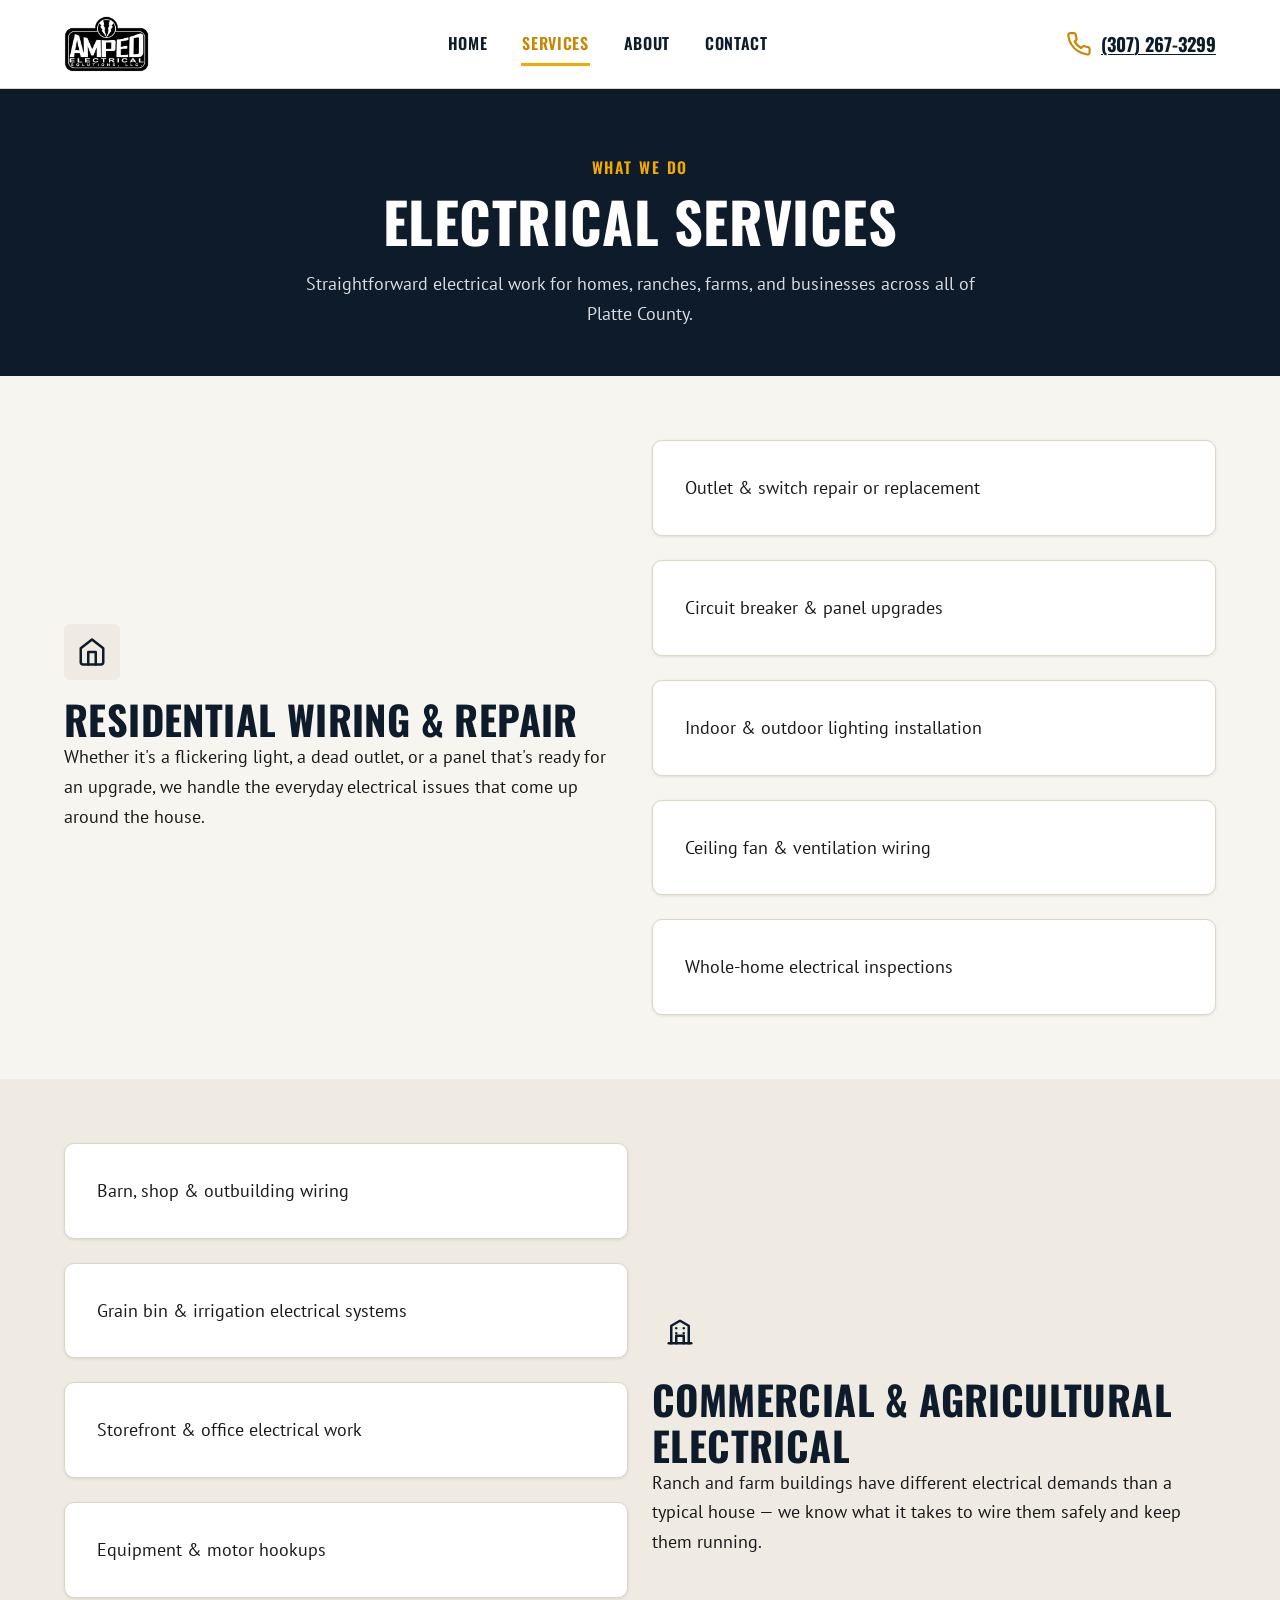
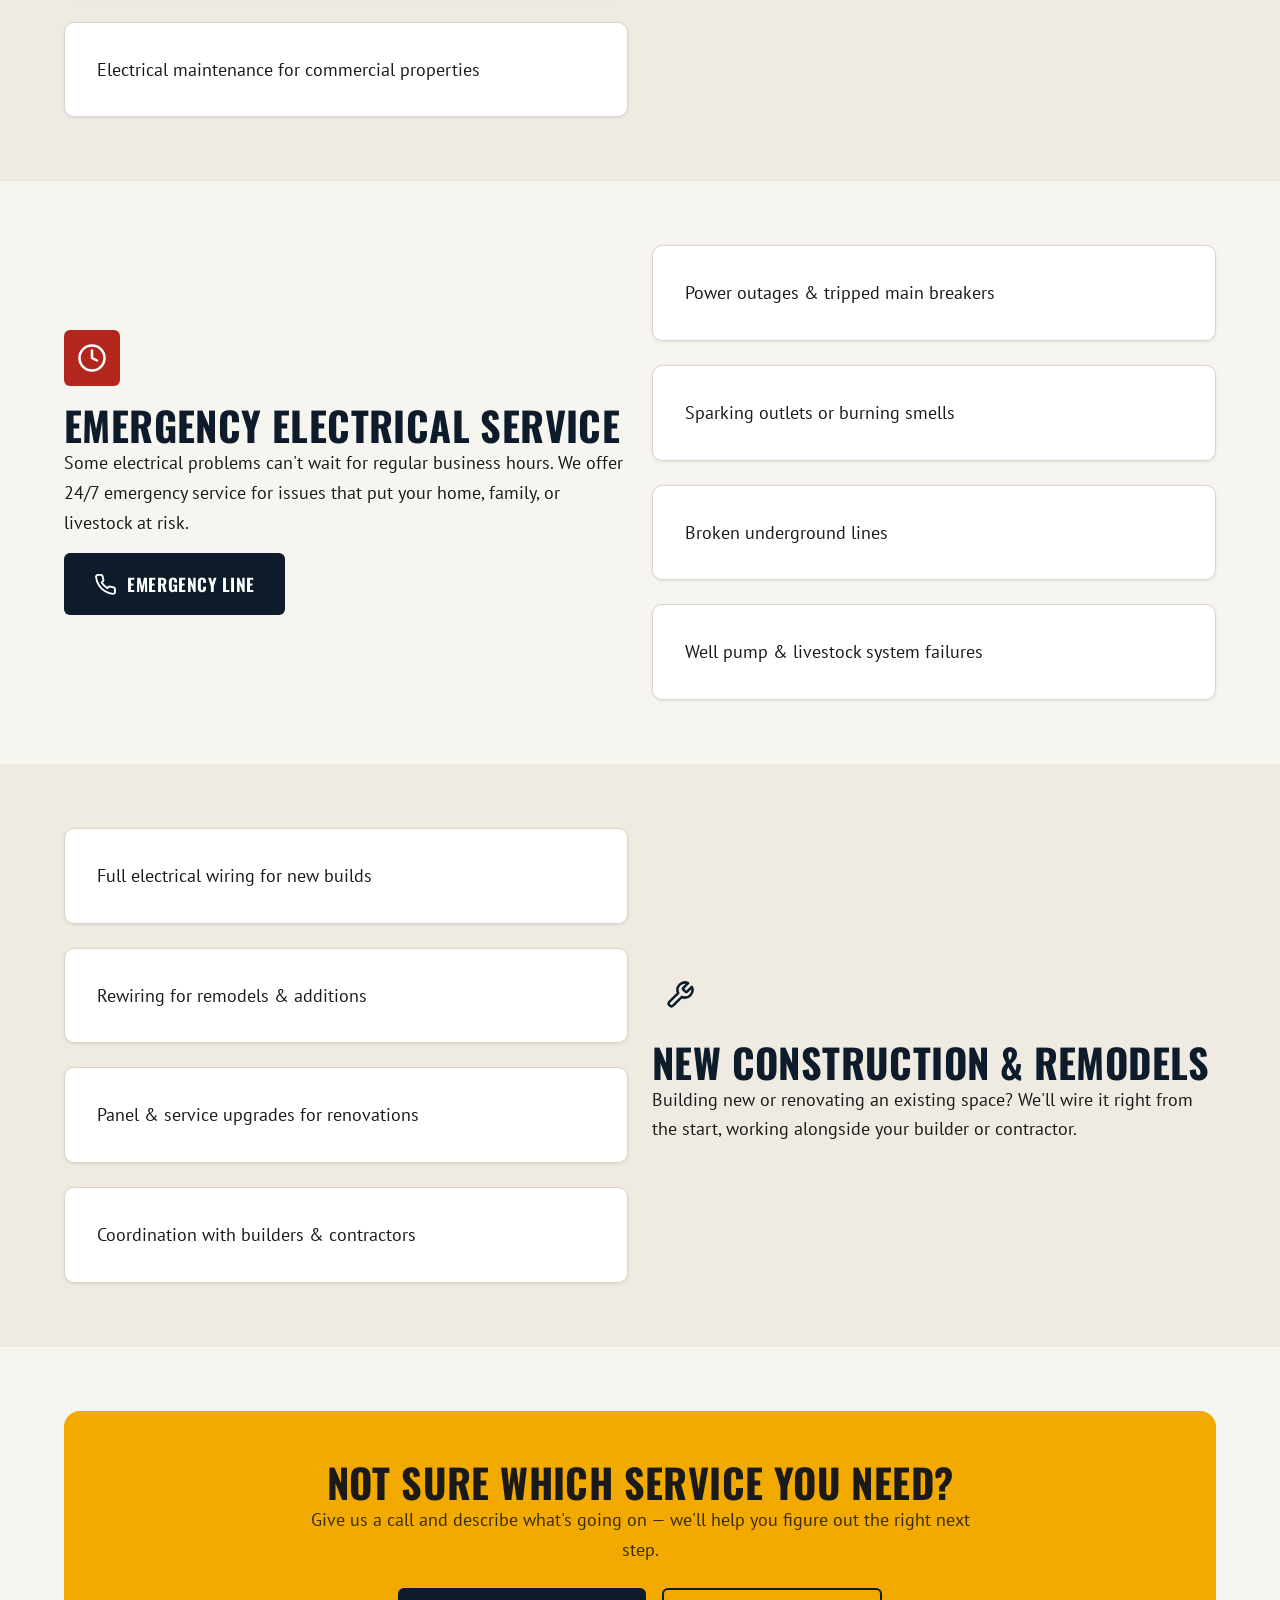
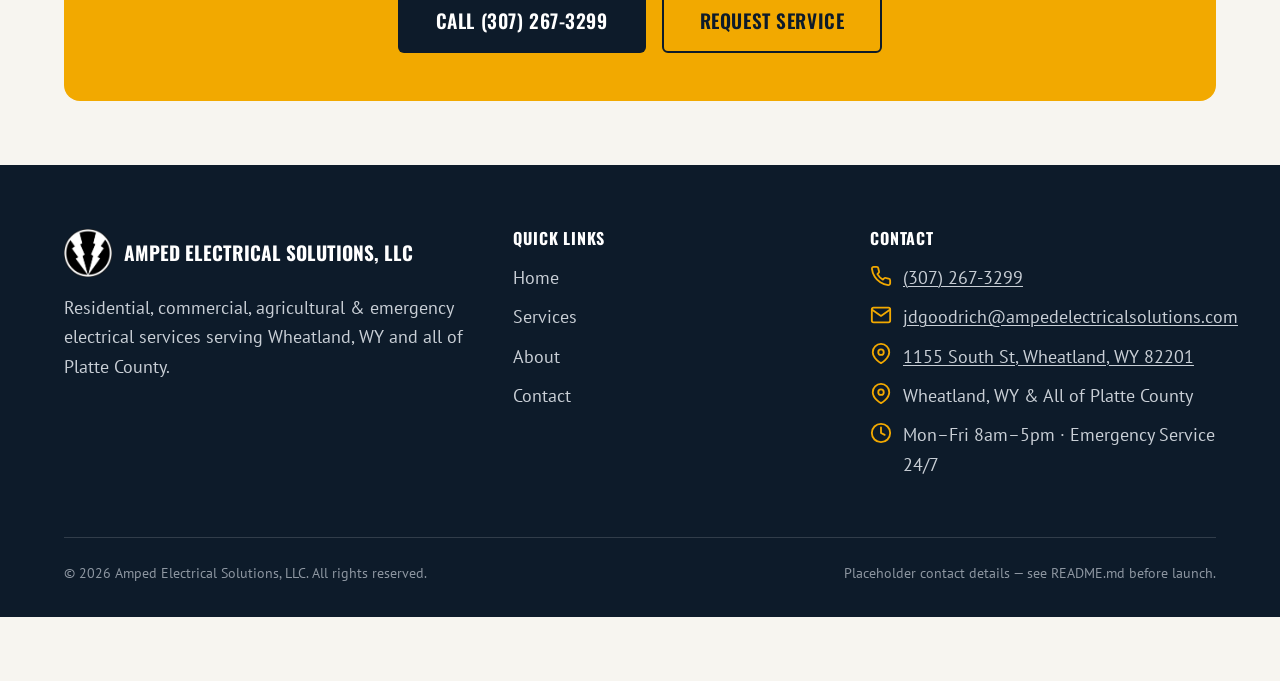
<file: services.html>
<!DOCTYPE html>
<html lang="en">
<head>
  <meta charset="UTF-8">
  <meta name="viewport" content="width=device-width, initial-scale=1">
  <title>Electrical Services | Amped Electrical Solutions, LLC</title>
  <meta name="description" content="Residential, commercial, agricultural, emergency, and new construction electrical services from Amped Electrical Solutions in Wheatland, WY.">
  <meta name="theme-color" content="#0D1B2A">
  <link rel="canonical" href="https://ampedelectricalsolutions.com/services.html">
  <link rel="icon" type="image/png" href="assets/images/logo-icon.png">
  <link rel="apple-touch-icon" href="assets/images/logo-icon.png">
  <meta property="og:type" content="website">
  <meta property="og:url" content="https://ampedelectricalsolutions.com/services.html">
  <meta property="og:title" content="Electrical Services | Amped Electrical Solutions, LLC">
  <meta property="og:description" content="Residential, commercial, agricultural, emergency, and new construction electrical services from Amped Electrical Solutions in Wheatland, WY.">
  <meta property="og:image" content="https://ampedelectricalsolutions.com/assets/images/logo-main.png">
  <link rel="preconnect" href="https://fonts.googleapis.com">
  <link rel="preconnect" href="https://fonts.gstatic.com" crossorigin>
  <link href="https://fonts.googleapis.com/css2?family=Oswald:wght@500;600;700&family=PT+Sans:wght@400;700&display=swap" rel="stylesheet">
  <link rel="stylesheet" href="assets/css/styles.css">
</head>
<body>
  <a class="skip-link" href="#main">Skip to main content</a>

  <header class="site-header">
    <div class="container">
      <a href="index.html" class="logo-link" aria-label="Amped Electrical Solutions, LLC — Home">
        <img class="logo-img" src="assets/images/logo-main.png" alt="Amped Electrical Solutions, LLC"
             width="210" height="135"
             onerror="this.style.display='none'; this.nextElementSibling.style.display='flex';">
        <span class="logo-wordmark" style="display:none;">
          <span class="name">Amped Electrical</span>
          <span class="tagline">Solutions, LLC</span>
        </span>
      </a>

      <button class="nav-toggle" aria-expanded="false" aria-controls="main-nav">
        <svg viewBox="0 0 24 24" fill="none" stroke="currentColor" stroke-width="2" stroke-linecap="round" aria-hidden="true"><line x1="3" y1="6" x2="21" y2="6"/><line x1="3" y1="12" x2="21" y2="12"/><line x1="3" y1="18" x2="21" y2="18"/></svg>
        Menu
      </button>

      <nav class="main-nav" id="main-nav" aria-label="Primary">
        <ul>
          <li><a href="index.html">Home</a></li>
          <li><a href="services.html" aria-current="page">Services</a></li>
          <li><a href="about.html">About</a></li>
          <li><a href="contact.html">Contact</a></li>
        </ul>
      </nav>

      <div class="header-actions">
        <a class="header-phone" href="tel:+13072673299">
          <svg viewBox="0 0 24 24" fill="none" stroke="currentColor" stroke-width="2" stroke-linecap="round" stroke-linejoin="round" aria-hidden="true"><path d="M22 16.92v3a2 2 0 0 1-2.18 2 19.79 19.79 0 0 1-8.63-3.07 19.5 19.5 0 0 1-6-6 19.79 19.79 0 0 1-3.07-8.67A2 2 0 0 1 4.11 2h3a2 2 0 0 1 2 1.72c.127.96.361 1.903.7 2.81a2 2 0 0 1-.45 2.11L8.09 9.91a16 16 0 0 0 6 6l1.27-1.27a2 2 0 0 1 2.11-.45c.907.339 1.85.573 2.81.7A2 2 0 0 1 22 16.92z"/></svg>
          <span class="phone-text">(307) 267-3299</span>
        </a>
      </div>
    </div>
  </header>

  <main id="main">

    <section class="page-hero">
      <div class="container">
        <span class="eyebrow">What We Do</span>
        <h1>Electrical Services</h1>
        <p>Straightforward electrical work for homes, ranches, farms, and businesses across all of Platte County.</p>
      </div>
    </section>

    <section id="residential">
      <div class="container">
        <div class="grid grid-2" style="align-items:center;">
          <div>
            <div class="card-icon">
              <svg viewBox="0 0 24 24" fill="none" stroke="currentColor" stroke-width="2" stroke-linecap="round" stroke-linejoin="round" aria-hidden="true"><path d="M3 9l9-7 9 7v11a2 2 0 0 1-2 2H5a2 2 0 0 1-2-2z"/><polyline points="9 22 9 12 15 12 15 22"/></svg>
            </div>
            <h2>Residential Wiring &amp; Repair</h2>
            <p>Whether it's a flickering light, a dead outlet, or a panel that's ready for an upgrade, we handle the everyday electrical issues that come up around the house.</p>
          </div>
          <ul class="stack">
            <li class="card">Outlet &amp; switch repair or replacement</li>
            <li class="card">Circuit breaker &amp; panel upgrades</li>
            <li class="card">Indoor &amp; outdoor lighting installation</li>
            <li class="card">Ceiling fan &amp; ventilation wiring</li>
            <li class="card">Whole-home electrical inspections</li>
          </ul>
        </div>
      </div>
    </section>

    <section id="commercial" class="section-alt">
      <div class="container">
        <div class="grid grid-2" style="align-items:center;">
          <ul class="stack">
            <li class="card">Barn, shop &amp; outbuilding wiring</li>
            <li class="card">Grain bin &amp; irrigation electrical systems</li>
            <li class="card">Storefront &amp; office electrical work</li>
            <li class="card">Equipment &amp; motor hookups</li>
            <li class="card">Electrical maintenance for commercial properties</li>
          </ul>
          <div>
            <div class="card-icon">
              <svg viewBox="0 0 24 24" fill="none" stroke="currentColor" stroke-width="2" stroke-linecap="round" stroke-linejoin="round" aria-hidden="true"><path d="M3 21h18"/><path d="M5 21V7l7-4 7 4v14"/><path d="M9 21v-6h6v6"/><path d="M9 9h.01M15 9h.01M9 13h.01M15 13h.01"/></svg>
            </div>
            <h2>Commercial &amp; Agricultural Electrical</h2>
            <p>Ranch and farm buildings have different electrical demands than a typical house — we know what it takes to wire them safely and keep them running.</p>
          </div>
        </div>
      </div>
    </section>

    <section id="emergency">
      <div class="container">
        <div class="grid grid-2" style="align-items:center;">
          <div>
            <div class="card-icon" style="background:var(--color-emergency); color:#fff;">
              <svg viewBox="0 0 24 24" fill="none" stroke="currentColor" stroke-width="2" stroke-linecap="round" stroke-linejoin="round" aria-hidden="true"><circle cx="12" cy="12" r="10"/><polyline points="12 6 12 12 16 14"/></svg>
            </div>
            <h2>Emergency Electrical Service</h2>
            <p>Some electrical problems can't wait for regular business hours. We offer 24/7 emergency service for issues that put your home, family, or livestock at risk.</p>
            <a class="btn btn-navy" href="tel:+13072673299" style="margin-top:var(--space-2);">
              <svg viewBox="0 0 24 24" fill="none" stroke="currentColor" stroke-width="2" stroke-linecap="round" stroke-linejoin="round" aria-hidden="true"><path d="M22 16.92v3a2 2 0 0 1-2.18 2 19.79 19.79 0 0 1-8.63-3.07 19.5 19.5 0 0 1-6-6 19.79 19.79 0 0 1-3.07-8.67A2 2 0 0 1 4.11 2h3a2 2 0 0 1 2 1.72c.127.96.361 1.903.7 2.81a2 2 0 0 1-.45 2.11L8.09 9.91a16 16 0 0 0 6 6l1.27-1.27a2 2 0 0 1 2.11-.45c.907.339 1.85.573 2.81.7A2 2 0 0 1 22 16.92z"/></svg>
              Emergency Line
            </a>
          </div>
          <ul class="stack">
            <li class="card">Power outages &amp; tripped main breakers</li>
            <li class="card">Sparking outlets or burning smells</li>
            <li class="card">Broken underground lines</li>
            <li class="card">Well pump &amp; livestock system failures</li>
          </ul>
        </div>
      </div>
    </section>

    <section id="construction" class="section-alt">
      <div class="container">
        <div class="grid grid-2" style="align-items:center;">
          <ul class="stack">
            <li class="card">Full electrical wiring for new builds</li>
            <li class="card">Rewiring for remodels &amp; additions</li>
            <li class="card">Panel &amp; service upgrades for renovations</li>
            <li class="card">Coordination with builders &amp; contractors</li>
          </ul>
          <div>
            <div class="card-icon">
              <svg viewBox="0 0 24 24" fill="none" stroke="currentColor" stroke-width="2" stroke-linecap="round" stroke-linejoin="round" aria-hidden="true"><path d="M14.7 6.3a1 1 0 0 0 0 1.4l1.6 1.6a1 1 0 0 0 1.4 0l3.77-3.77a6 6 0 0 1-7.94 7.94l-6.91 6.91a2.12 2.12 0 0 1-3-3l6.91-6.91a6 6 0 0 1 7.94-7.94l-3.76 3.76z"/></svg>
            </div>
            <h2>New Construction &amp; Remodels</h2>
            <p>Building new or renovating an existing space? We'll wire it right from the start, working alongside your builder or contractor.</p>
          </div>
        </div>
      </div>
    </section>

    <section>
      <div class="container">
        <div class="cta-banner">
          <h2>Not Sure Which Service You Need?</h2>
          <p>Give us a call and describe what's going on — we'll help you figure out the right next step.</p>
          <div class="hero-actions">
            <a class="btn btn-navy btn-lg" href="tel:+13072673299">Call (307) 267-3299</a>
            <a class="btn btn-outline btn-lg" href="contact.html#contact-form">Request Service</a>
          </div>
        </div>
      </div>
    </section>

  </main>

  <footer class="site-footer">
    <div class="container">
      <div class="footer-grid">
        <div>
          <div class="footer-brand">
            <img src="assets/images/logo-icon.png" alt="" width="48" height="48" onerror="this.style.display='none';">
            <span class="name">Amped Electrical Solutions, LLC</span>
          </div>
          <p>Residential, commercial, agricultural &amp; emergency electrical services serving Wheatland, WY and all of Platte County.</p>
        </div>

        <div>
          <h4>Quick Links</h4>
          <nav class="footer-links" aria-label="Footer">
            <a href="index.html">Home</a>
            <a href="services.html">Services</a>
            <a href="about.html">About</a>
            <a href="contact.html">Contact</a>
          </nav>
        </div>

        <div>
          <h4>Contact</h4>
          <div class="footer-contact-item">
            <svg viewBox="0 0 24 24" fill="none" stroke="currentColor" stroke-width="2" stroke-linecap="round" stroke-linejoin="round" aria-hidden="true"><path d="M22 16.92v3a2 2 0 0 1-2.18 2 19.79 19.79 0 0 1-8.63-3.07 19.5 19.5 0 0 1-6-6 19.79 19.79 0 0 1-3.07-8.67A2 2 0 0 1 4.11 2h3a2 2 0 0 1 2 1.72c.127.96.361 1.903.7 2.81a2 2 0 0 1-.45 2.11L8.09 9.91a16 16 0 0 0 6 6l1.27-1.27a2 2 0 0 1 2.11-.45c.907.339 1.85.573 2.81.7A2 2 0 0 1 22 16.92z"/></svg>
            <a href="tel:+13072673299">(307) 267-3299</a>
          </div>
          <div class="footer-contact-item">
            <svg viewBox="0 0 24 24" fill="none" stroke="currentColor" stroke-width="2" stroke-linecap="round" stroke-linejoin="round" aria-hidden="true"><rect x="2" y="4" width="20" height="16" rx="2"/><path d="M22 6l-10 7L2 6"/></svg>
            <a href="mailto:jdgoodrich@ampedelectricalsolutions.com">jdgoodrich@ampedelectricalsolutions.com</a>
          </div>
          <div class="footer-contact-item">
            <svg viewBox="0 0 24 24" fill="none" stroke="currentColor" stroke-width="2" stroke-linecap="round" stroke-linejoin="round" aria-hidden="true"><path d="M21 10c0 7-9 12-9 12s-9-5-9-12a9 9 0 0 1 18 0z"/><circle cx="12" cy="10" r="3"/></svg>
            <a href="https://www.google.com/maps/search/?api=1&query=1155+South+St%2C+Wheatland%2C+WY+82201" target="_blank" rel="noopener">1155 South St, Wheatland, WY 82201</a>
          </div>
          <div class="footer-contact-item">
            <svg viewBox="0 0 24 24" fill="none" stroke="currentColor" stroke-width="2" stroke-linecap="round" stroke-linejoin="round" aria-hidden="true"><path d="M21 10c0 7-9 12-9 12s-9-5-9-12a9 9 0 0 1 18 0z"/><circle cx="12" cy="10" r="3"/></svg>
            <span>Wheatland, WY &amp; All of Platte County</span>
          </div>
          <div class="footer-contact-item">
            <svg viewBox="0 0 24 24" fill="none" stroke="currentColor" stroke-width="2" stroke-linecap="round" stroke-linejoin="round" aria-hidden="true"><circle cx="12" cy="12" r="10"/><polyline points="12 6 12 12 16 14"/></svg>
            <span>Mon–Fri 8am–5pm · Emergency Service 24/7</span>
          </div>
        </div>
      </div>

      <div class="footer-bottom">
        <span>&copy; <span data-current-year>2026</span> Amped Electrical Solutions, LLC. All rights reserved.</span>
        <span>Placeholder contact details — see README.md before launch.</span>
      </div>
    </div>
  </footer>

  <div class="call-bar">
    <a href="tel:+13072673299">
      <svg viewBox="0 0 24 24" fill="none" stroke="currentColor" stroke-width="2" stroke-linecap="round" stroke-linejoin="round" aria-hidden="true"><path d="M22 16.92v3a2 2 0 0 1-2.18 2 19.79 19.79 0 0 1-8.63-3.07 19.5 19.5 0 0 1-6-6 19.79 19.79 0 0 1-3.07-8.67A2 2 0 0 1 4.11 2h3a2 2 0 0 1 2 1.72c.127.96.361 1.903.7 2.81a2 2 0 0 1-.45 2.11L8.09 9.91a16 16 0 0 0 6 6l1.27-1.27a2 2 0 0 1 2.11-.45c.907.339 1.85.573 2.81.7A2 2 0 0 1 22 16.92z"/></svg>
      Call Now: (307) 267-3299
    </a>
  </div>

  <script src="assets/js/script.js"></script>
</body>
</html>
</file>
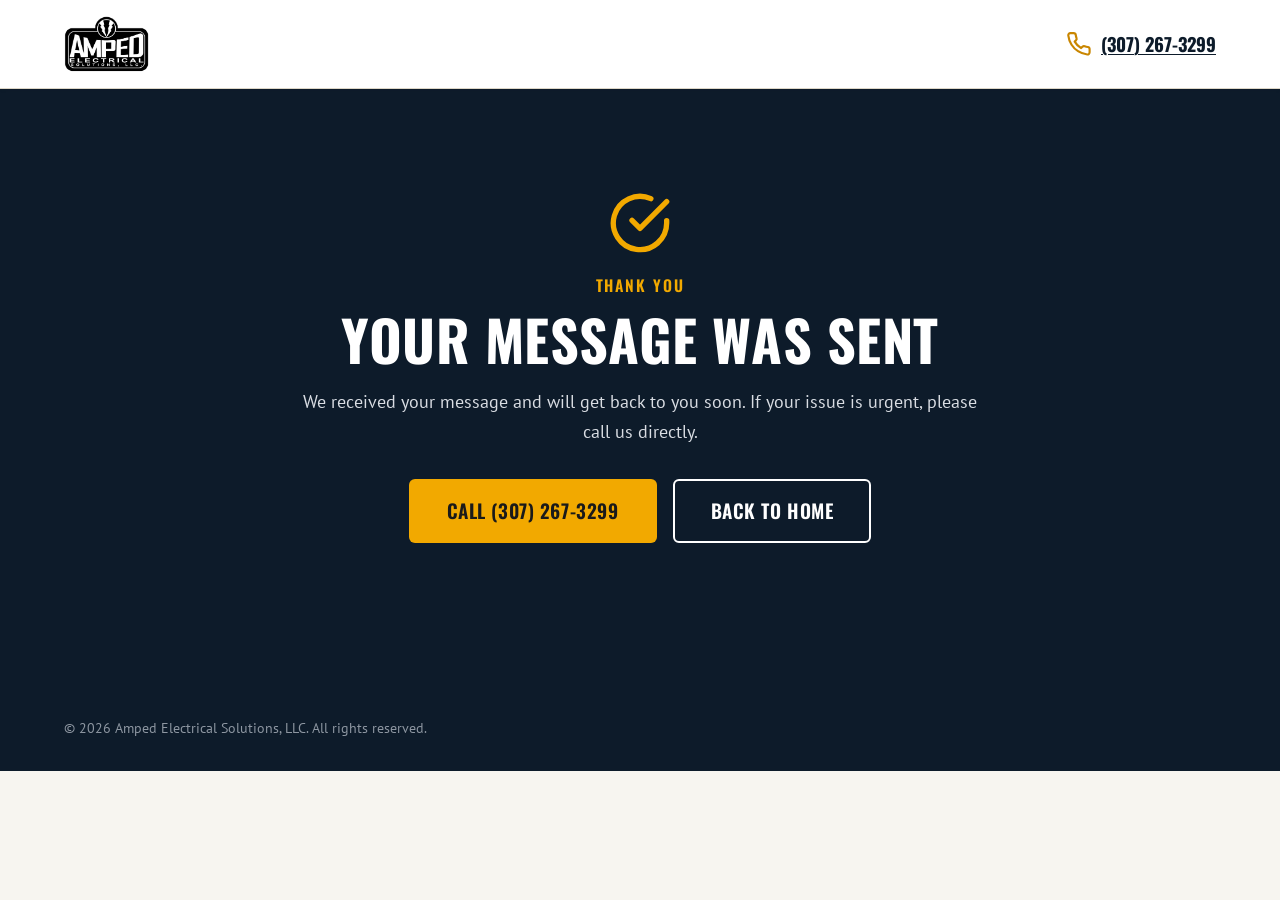
<file: thank-you.html>
<!DOCTYPE html>
<html lang="en">
<head>
  <meta charset="UTF-8">
  <meta name="viewport" content="width=device-width, initial-scale=1">
  <title>Message Sent | Amped Electrical Solutions, LLC</title>
  <meta name="robots" content="noindex">
  <link rel="icon" type="image/png" href="assets/images/logo-icon.png">
  <link rel="preconnect" href="https://fonts.googleapis.com">
  <link rel="preconnect" href="https://fonts.gstatic.com" crossorigin>
  <link href="https://fonts.googleapis.com/css2?family=Oswald:wght@500;600;700&family=PT+Sans:wght@400;700&display=swap" rel="stylesheet">
  <link rel="stylesheet" href="assets/css/styles.css">
</head>
<body>
  <header class="site-header">
    <div class="container">
      <a href="index.html" class="logo-link" aria-label="Amped Electrical Solutions, LLC — Home">
        <img class="logo-img" src="assets/images/logo-main.png" alt="Amped Electrical Solutions, LLC"
             width="210" height="135"
             onerror="this.style.display='none'; this.nextElementSibling.style.display='flex';">
        <span class="logo-wordmark" style="display:none;">
          <span class="name">Amped Electrical</span>
          <span class="tagline">Solutions, LLC</span>
        </span>
      </a>
      <div class="header-actions">
        <a class="header-phone" href="tel:+13072673299">
          <svg viewBox="0 0 24 24" fill="none" stroke="currentColor" stroke-width="2" stroke-linecap="round" stroke-linejoin="round" aria-hidden="true"><path d="M22 16.92v3a2 2 0 0 1-2.18 2 19.79 19.79 0 0 1-8.63-3.07 19.5 19.5 0 0 1-6-6 19.79 19.79 0 0 1-3.07-8.67A2 2 0 0 1 4.11 2h3a2 2 0 0 1 2 1.72c.127.96.361 1.903.7 2.81a2 2 0 0 1-.45 2.11L8.09 9.91a16 16 0 0 0 6 6l1.27-1.27a2 2 0 0 1 2.11-.45c.907.339 1.85.573 2.81.7A2 2 0 0 1 22 16.92z"/></svg>
          <span class="phone-text">(307) 267-3299</span>
        </a>
      </div>
    </div>
  </header>

  <main id="main">
    <section class="page-hero" style="min-height:60vh; display:flex; align-items:center;">
      <div class="container">
        <svg viewBox="0 0 24 24" fill="none" stroke="var(--color-amber)" stroke-width="2" stroke-linecap="round" stroke-linejoin="round" aria-hidden="true" style="width:64px;height:64px;margin-inline:auto;margin-bottom:var(--space-2);"><path d="M22 11.08V12a10 10 0 1 1-5.93-9.14"/><polyline points="22 4 12 14.01 9 11.01"/></svg>
        <span class="eyebrow">Thank You</span>
        <h1>Your Message Was Sent</h1>
        <p>We received your message and will get back to you soon. If your issue is urgent, please call us directly.</p>
        <div class="hero-actions" style="justify-content:center; margin-top:var(--space-4);">
          <a class="btn btn-primary btn-lg" href="tel:+13072673299">Call (307) 267-3299</a>
          <a class="btn btn-outline on-dark btn-lg" href="index.html">Back to Home</a>
        </div>
      </div>
    </section>
  </main>

  <footer class="site-footer">
    <div class="container">
      <div class="footer-bottom" style="border-top:none; margin-top:0;">
        <span>&copy; <span data-current-year>2026</span> Amped Electrical Solutions, LLC. All rights reserved.</span>
      </div>
    </div>
  </footer>

  <script src="assets/js/script.js"></script>
</body>
</html>
</file>
<file: assets/css/styles.css>
/* ==========================================================================
   Amped Electrical Solutions, LLC — Site Stylesheet
   ========================================================================== */

/* ---------- Design Tokens ---------- */
:root {
  /* Color */
  --color-bg: #F7F5F0;
  --color-surface: #FFFFFF;
  --color-surface-alt: #EFEBE3;
  --color-text: #1A1A1A;
  --color-text-secondary: #4A4A48;
  --color-border: #DDD6C7;

  --color-navy: #0D1B2A;
  --color-navy-light: #16283D;
  --color-amber: #F2A900;
  --color-amber-dark: #C98600;
  --color-emergency: #B3261E;
  --color-emergency-dark: #8F1E18;

  --color-on-navy: #FFFFFF;
  --color-on-amber: #1A1A1A;

  --focus-ring: 3px solid #1A6FD1;

  /* Typography */
  --font-heading: "Oswald", "Arial Narrow", sans-serif;
  --font-body: "PT Sans", Arial, sans-serif;

  --fs-body: 1.125rem;      /* 18px */
  --fs-small: 0.975rem;     /* ~15.6px */
  --fs-h1: clamp(2.25rem, 5vw + 1rem, 3.5rem);
  --fs-h2: clamp(1.75rem, 3vw + 1rem, 2.5rem);
  --fs-h3: clamp(1.25rem, 1.5vw + 1rem, 1.5rem);
  --lh-body: 1.65;
  --lh-heading: 1.15;

  /* Spacing scale (4pt rhythm) */
  --space-1: 0.5rem;
  --space-2: 1rem;
  --space-3: 1.5rem;
  --space-4: 2rem;
  --space-5: 3rem;
  --space-6: 4rem;
  --space-7: 6rem;

  /* Layout */
  --container-max: 1200px;
  --radius-sm: 6px;
  --radius-md: 10px;
  --radius-lg: 16px;
  --shadow-sm: 0 1px 3px rgba(13, 27, 42, 0.10);
  --shadow-md: 0 6px 20px rgba(13, 27, 42, 0.12);

  --transition-fast: 150ms ease-out;
  --transition-base: 220ms ease-out;

  --header-height: 88px;
  --call-bar-height: 64px;
}

/* ---------- Reset ---------- */
*, *::before, *::after { box-sizing: border-box; }
html, body, h1, h2, h3, h4, p, figure, blockquote, dl, dd { margin: 0; }
html { scroll-behavior: smooth; }
@media (prefers-reduced-motion: reduce) {
  html { scroll-behavior: auto; }
  *, *::before, *::after {
    animation-duration: 0.01ms !important;
    animation-iteration-count: 1 !important;
    transition-duration: 0.01ms !important;
    scroll-behavior: auto !important;
  }
}
img, picture, svg { display: block; max-width: 100%; }
input, button, textarea, select { font: inherit; color: inherit; }
button { cursor: pointer; }
a { color: inherit; }
ul, ol { list-style: none; margin: 0; padding: 0; }

/* ---------- Base ---------- */
body {
  font-family: var(--font-body);
  font-size: var(--fs-body);
  line-height: var(--lh-body);
  color: var(--color-text);
  background: var(--color-bg);
  min-height: 100dvh;
  padding-bottom: var(--call-bar-height);
}

h1, h2, h3, h4 {
  font-family: var(--font-heading);
  line-height: var(--lh-heading);
  text-transform: uppercase;
  letter-spacing: 0.01em;
  color: var(--color-navy);
}
h1 { font-size: var(--fs-h1); }
h2 { font-size: var(--fs-h2); }
h3 { font-size: var(--fs-h3); }

p { max-width: 68ch; }
p + p { margin-top: var(--space-2); }

a { text-decoration: underline; text-decoration-thickness: 1px; text-underline-offset: 2px; }
a.no-underline, nav a, .btn, .logo-link, .card a.card-link { text-decoration: none; }

:focus-visible { outline: var(--focus-ring); outline-offset: 2px; border-radius: 4px; }

.container {
  width: 100%;
  max-width: var(--container-max);
  margin-inline: auto;
  padding-inline: var(--space-3);
}

.visually-hidden {
  position: absolute; width: 1px; height: 1px;
  overflow: hidden; clip: rect(0 0 0 0); white-space: nowrap;
}

.skip-link {
  position: absolute; left: -999px; top: 0;
  background: var(--color-amber); color: var(--color-on-amber);
  padding: var(--space-1) var(--space-2); z-index: 200;
  font-weight: 700; border-radius: 0 0 var(--radius-sm) 0;
}
.skip-link:focus { left: 0; }

section { padding-block: var(--space-6); }
section.tight { padding-block: var(--space-5); }

.eyebrow {
  display: inline-block;
  font-family: var(--font-heading);
  font-weight: 600;
  letter-spacing: 0.12em;
  text-transform: uppercase;
  color: var(--color-amber-dark);
  font-size: var(--fs-small);
  margin-bottom: var(--space-1);
}

.section-head { max-width: 62ch; margin-bottom: var(--space-4); }
.section-head p { color: var(--color-text-secondary); margin-top: var(--space-2); }
.center { text-align: center; margin-inline: auto; }

/* ---------- Buttons ---------- */
.btn {
  display: inline-flex;
  align-items: center;
  justify-content: center;
  gap: 0.6em;
  min-height: 3.25rem;
  padding: 0.9rem 1.75rem;
  font-family: var(--font-heading);
  font-weight: 600;
  font-size: 1.1rem;
  letter-spacing: 0.03em;
  text-transform: uppercase;
  border-radius: var(--radius-sm);
  border: 2px solid transparent;
  transition: transform var(--transition-fast), box-shadow var(--transition-fast), background-color var(--transition-fast);
  white-space: nowrap;
}
.btn:active { transform: scale(0.98); }
.btn svg { width: 1.3em; height: 1.3em; flex-shrink: 0; }

.btn-primary {
  background: var(--color-amber);
  color: var(--color-on-amber);
}
.btn-primary:hover { background: var(--color-amber-dark); box-shadow: var(--shadow-sm); }

.btn-navy {
  background: var(--color-navy);
  color: var(--color-on-navy);
}
.btn-navy:hover { background: var(--color-navy-light); box-shadow: var(--shadow-sm); }

.btn-outline {
  background: transparent;
  border-color: var(--color-navy);
  color: var(--color-navy);
}
.btn-outline:hover { background: var(--color-navy); color: var(--color-on-navy); }

.btn-outline.on-dark {
  border-color: var(--color-on-navy);
  color: var(--color-on-navy);
}
.btn-outline.on-dark:hover { background: var(--color-on-navy); color: var(--color-navy); }

.btn-block { width: 100%; }
.btn-lg { min-height: 3.75rem; font-size: 1.2rem; padding-inline: 2.25rem; }

/* ---------- Header ---------- */
.site-header {
  position: sticky;
  top: 0;
  z-index: 100;
  background: var(--color-surface);
  border-bottom: 1px solid var(--color-border);
  box-shadow: var(--shadow-sm);
}
.site-header .container {
  display: flex;
  align-items: center;
  justify-content: space-between;
  min-height: var(--header-height);
  gap: var(--space-2);
}

.logo-link { display: flex; align-items: center; gap: 0.75rem; flex-shrink: 0; }
.logo-link img { height: 56px; width: auto; }
.logo-wordmark {
  display: flex; flex-direction: column; line-height: 1.1;
  font-family: var(--font-heading);
}
.logo-wordmark .name { font-size: 1.35rem; font-weight: 700; color: var(--color-navy); text-transform: uppercase; }
.logo-wordmark .tagline { font-size: 0.7rem; letter-spacing: 0.08em; color: var(--color-text-secondary); text-transform: uppercase; }

.header-actions { display: flex; align-items: center; gap: var(--space-3); }

.header-phone {
  display: flex; align-items: center; gap: 0.5em;
  font-family: var(--font-heading);
  font-weight: 700;
  font-size: 1.15rem;
  color: var(--color-navy);
}
.header-phone svg { width: 1.4em; height: 1.4em; color: var(--color-amber-dark); flex-shrink: 0; }

.main-nav ul { display: flex; gap: var(--space-4); align-items: center; }
.main-nav a {
  font-family: var(--font-heading);
  font-weight: 600;
  letter-spacing: 0.04em;
  text-transform: uppercase;
  font-size: 1rem;
  color: var(--color-navy);
  padding: 0.5rem 0.1rem;
  border-bottom: 3px solid transparent;
  transition: border-color var(--transition-fast), color var(--transition-fast);
}
.main-nav a:hover { border-color: var(--color-amber); }
.main-nav a[aria-current="page"] { border-color: var(--color-amber); color: var(--color-amber-dark); }

.nav-toggle {
  display: none;
  align-items: center;
  gap: 0.5rem;
  background: var(--color-navy);
  color: var(--color-on-navy);
  border: none;
  padding: 0.65rem 1rem;
  border-radius: var(--radius-sm);
  font-family: var(--font-heading);
  font-weight: 600;
  letter-spacing: 0.04em;
  text-transform: uppercase;
  min-height: 44px;
}
.nav-toggle svg { width: 1.4em; height: 1.4em; }

@media (max-width: 860px) {
  .main-nav {
    position: fixed;
    inset: var(--header-height) 0 auto 0;
    background: var(--color-surface);
    border-bottom: 1px solid var(--color-border);
    box-shadow: var(--shadow-md);
    padding: var(--space-2) var(--space-3) var(--space-4);
    transform: translateY(-8px);
    opacity: 0;
    visibility: hidden;
    transition: opacity var(--transition-base), transform var(--transition-base), visibility var(--transition-base);
  }
  .main-nav.is-open { opacity: 1; visibility: visible; transform: translateY(0); }
  .main-nav ul { flex-direction: column; align-items: stretch; gap: 0; }
  .main-nav li { border-bottom: 1px solid var(--color-border); }
  .main-nav li:last-child { border-bottom: none; }
  .main-nav a { display: block; padding: 1rem 0.25rem; border-bottom: none; font-size: 1.15rem; }
  .main-nav a[aria-current="page"] { background: var(--color-surface-alt); }
  .nav-toggle { display: inline-flex; }
  .header-phone .phone-text { display: none; }
}

@media (min-width: 861px) {
  .header-phone .phone-text { display: inline; }
}

/* ---------- Sticky mobile call bar ---------- */
.call-bar {
  display: none;
  position: fixed;
  bottom: 0; left: 0; right: 0;
  height: var(--call-bar-height);
  background: var(--color-emergency);
  z-index: 150;
  box-shadow: 0 -4px 16px rgba(0,0,0,0.2);
}
.call-bar a {
  height: 100%;
  display: flex; align-items: center; justify-content: center; gap: 0.6rem;
  color: #fff;
  font-family: var(--font-heading);
  font-weight: 700;
  font-size: 1.15rem;
  letter-spacing: 0.03em;
  text-transform: uppercase;
}
.call-bar svg { width: 1.5em; height: 1.5em; }
@media (max-width: 860px) {
  .call-bar { display: block; }
}

/* ---------- Hero ---------- */
.hero {
  background: linear-gradient(180deg, var(--color-navy) 0%, var(--color-navy-light) 100%);
  color: var(--color-on-navy);
  padding-block: var(--space-7) var(--space-6);
  position: relative;
  overflow: hidden;
}
.hero .container {
  display: grid;
  grid-template-columns: 1.1fr 0.9fr;
  gap: var(--space-5);
  align-items: center;
}
.hero h1 { color: #fff; }
.hero .eyebrow { color: var(--color-amber); }
.hero-lede { color: #D9DDE3; font-size: 1.2rem; margin-top: var(--space-2); max-width: 42ch; }
.hero-actions { display: flex; flex-wrap: wrap; gap: var(--space-2); margin-top: var(--space-4); }
.hero-badges { display: flex; flex-wrap: wrap; gap: var(--space-3); margin-top: var(--space-5); }
.hero-badge { display: flex; align-items: center; gap: 0.6em; color: #D9DDE3; font-size: var(--fs-small); }
.hero-badge svg { width: 1.5em; height: 1.5em; color: var(--color-amber); flex-shrink: 0; }

.hero-art {
  display: flex;
  align-items: center;
  justify-content: center;
}
.hero-art img { max-height: 260px; width: auto; }

@media (max-width: 900px) {
  .hero { padding-block: var(--space-5) var(--space-5); }
  .hero .container { grid-template-columns: 1fr; }
  .hero-art img { max-height: 130px; }
}

/* ---------- Cards / Services ---------- */
.grid { display: grid; gap: var(--space-3); }
.grid-2 { grid-template-columns: repeat(2, 1fr); }
.grid-3 { grid-template-columns: repeat(3, 1fr); }
.grid-4 { grid-template-columns: repeat(4, 1fr); }
@media (max-width: 960px) { .grid-3, .grid-4 { grid-template-columns: repeat(2, 1fr); } }
@media (max-width: 640px) { .grid-2, .grid-3, .grid-4 { grid-template-columns: 1fr; } }

.card {
  background: var(--color-surface);
  border: 1px solid var(--color-border);
  border-radius: var(--radius-md);
  padding: var(--space-4);
  box-shadow: var(--shadow-sm);
  transition: box-shadow var(--transition-base), transform var(--transition-base);
}
.card:hover { box-shadow: var(--shadow-md); transform: translateY(-2px); }
.card-icon {
  width: 56px; height: 56px;
  display: flex; align-items: center; justify-content: center;
  background: var(--color-surface-alt);
  border-radius: var(--radius-sm);
  margin-bottom: var(--space-2);
  color: var(--color-navy);
}
.card-icon svg { width: 30px; height: 30px; }
.card h3 { margin-bottom: 0.5rem; }
.card p { color: var(--color-text-secondary); font-size: var(--fs-small); }
.card.is-emergency { border-color: var(--color-emergency); }
.card.is-emergency .card-icon { background: var(--color-emergency); color: #fff; }

.card-link-row { margin-top: var(--space-2); display: flex; align-items: center; gap: 0.4em; font-family: var(--font-heading); font-weight: 600; text-transform: uppercase; font-size: var(--fs-small); color: var(--color-amber-dark); }
.card-link-row svg { width: 1.1em; height: 1.1em; }

/* ---------- Alt / dark section ---------- */
.section-navy {
  background: var(--color-navy);
  color: var(--color-on-navy);
}
.section-navy h2, .section-navy .eyebrow { color: #fff; }
.section-navy .eyebrow { color: var(--color-amber); }
.section-navy p { color: #D9DDE3; }
.section-alt { background: var(--color-surface-alt); }

/* ---------- Why us list ---------- */
.reason { display: flex; gap: var(--space-2); align-items: flex-start; }
.reason svg { width: 28px; height: 28px; color: var(--color-amber); flex-shrink: 0; margin-top: 0.15em; }
.reason h3 { font-size: 1.1rem; margin-bottom: 0.25rem; }
.reason p { color: var(--color-text-secondary); font-size: var(--fs-small); margin: 0; }

/* ---------- CTA banner ---------- */
.cta-banner {
  background: var(--color-amber);
  color: var(--color-on-amber);
  border-radius: var(--radius-lg);
  padding: var(--space-5);
  text-align: center;
}
.cta-banner h2 { color: var(--color-on-amber); }
.cta-banner p { margin-inline: auto; color: #3A2C00; }
.cta-banner .hero-actions { justify-content: center; margin-top: var(--space-3); }

/* ---------- Forms ---------- */
.form-grid { display: grid; gap: var(--space-3); }
.field { display: flex; flex-direction: column; gap: 0.4rem; }
.field label { font-weight: 700; font-size: var(--fs-small); }
.field .required { color: var(--color-emergency); }
.field .hint { color: var(--color-text-secondary); font-size: 0.85rem; }
.field input, .field select, .field textarea {
  border: 2px solid var(--color-border);
  border-radius: var(--radius-sm);
  padding: 0.85rem 1rem;
  background: var(--color-surface);
  font-size: 1.05rem;
  min-height: 3rem;
}
.field textarea { min-height: 8rem; resize: vertical; }
.field input:focus-visible, .field select:focus-visible, .field textarea:focus-visible {
  outline: var(--focus-ring); outline-offset: 1px;
}
.field.has-error input, .field.has-error select, .field.has-error textarea {
  border-color: var(--color-emergency);
}
.field-error {
  color: var(--color-emergency-dark);
  font-size: 0.9rem;
  font-weight: 700;
  display: none;
}
.field.has-error .field-error { display: block; }

.form-status {
  padding: var(--space-2) var(--space-3);
  border-radius: var(--radius-sm);
  font-weight: 700;
  display: none;
}
.form-status.is-success { display: block; background: #DFF3E0; color: #1E5A26; border: 2px solid #1E5A26; }
.form-status.is-error { display: block; background: #FBE1DF; color: var(--color-emergency-dark); border: 2px solid var(--color-emergency); }

/* ---------- Info blocks (contact/about) ---------- */
.info-list { display: flex; flex-direction: column; gap: var(--space-3); }
.info-item { display: flex; gap: var(--space-2); align-items: flex-start; }
.info-item svg { width: 28px; height: 28px; color: var(--color-amber-dark); flex-shrink: 0; margin-top: 0.1em; }
.info-item h3 { font-size: 1.05rem; margin-bottom: 0.2rem; }
.info-item p { color: var(--color-text-secondary); margin: 0; font-size: var(--fs-small); }

.map-placeholder {
  background: var(--color-surface-alt);
  border: 2px dashed var(--color-border);
  border-radius: var(--radius-md);
  min-height: 260px;
  display: flex;
  align-items: center;
  justify-content: center;
  text-align: center;
  color: var(--color-text-secondary);
  padding: var(--space-3);
}

.map-embed {
  border: 1px solid var(--color-border);
  border-radius: var(--radius-md);
  overflow: hidden;
  box-shadow: var(--shadow-sm);
}
.map-embed iframe { display: block; width: 100%; height: 300px; border: 0; }

/* ---------- Footer ---------- */
.site-footer {
  background: var(--color-navy);
  color: #C9CFD6;
  padding-block: var(--space-6) var(--space-4);
}
.footer-grid {
  display: grid;
  grid-template-columns: 1.3fr 1fr 1fr;
  gap: var(--space-5);
}
@media (max-width: 760px) { .footer-grid { grid-template-columns: 1fr; gap: var(--space-4); } }
.footer-brand { display: flex; align-items: center; gap: 0.75rem; margin-bottom: var(--space-2); }
.footer-brand img { height: 48px; }
.footer-brand .name { font-family: var(--font-heading); font-weight: 700; font-size: 1.2rem; color: #fff; text-transform: uppercase; }
.site-footer h4 {
  font-family: var(--font-heading); color: #fff; text-transform: uppercase;
  letter-spacing: 0.05em; font-size: 1rem; margin-bottom: var(--space-2);
}
.footer-links { display: flex; flex-direction: column; gap: 0.6rem; }
.footer-links a { color: #C9CFD6; }
.footer-links a:hover { color: var(--color-amber); }
.footer-contact-item { display: flex; gap: 0.6em; align-items: flex-start; margin-bottom: 0.6rem; }
.footer-contact-item svg { width: 22px; height: 22px; color: var(--color-amber); flex-shrink: 0; margin-top: 0.1em; }
.footer-bottom {
  border-top: 1px solid rgba(255,255,255,0.15);
  margin-top: var(--space-5);
  padding-top: var(--space-3);
  display: flex; justify-content: space-between; flex-wrap: wrap; gap: var(--space-2);
  font-size: 0.85rem; color: #8D96A1;
}

/* ---------- Page hero (non-home pages) ---------- */
.page-hero {
  background: var(--color-navy);
  color: #fff;
  padding-block: var(--space-6) var(--space-5);
  text-align: center;
}
.page-hero h1 { color: #fff; }
.page-hero .eyebrow { color: var(--color-amber); }
.page-hero p { margin-inline: auto; color: #D9DDE3; margin-top: var(--space-2); }

/* ---------- Utility ---------- */
.stack { display: flex; flex-direction: column; gap: var(--space-3); }
.text-secondary { color: var(--color-text-secondary); }
.mt-0 { margin-top: 0 !important; }
</file>
